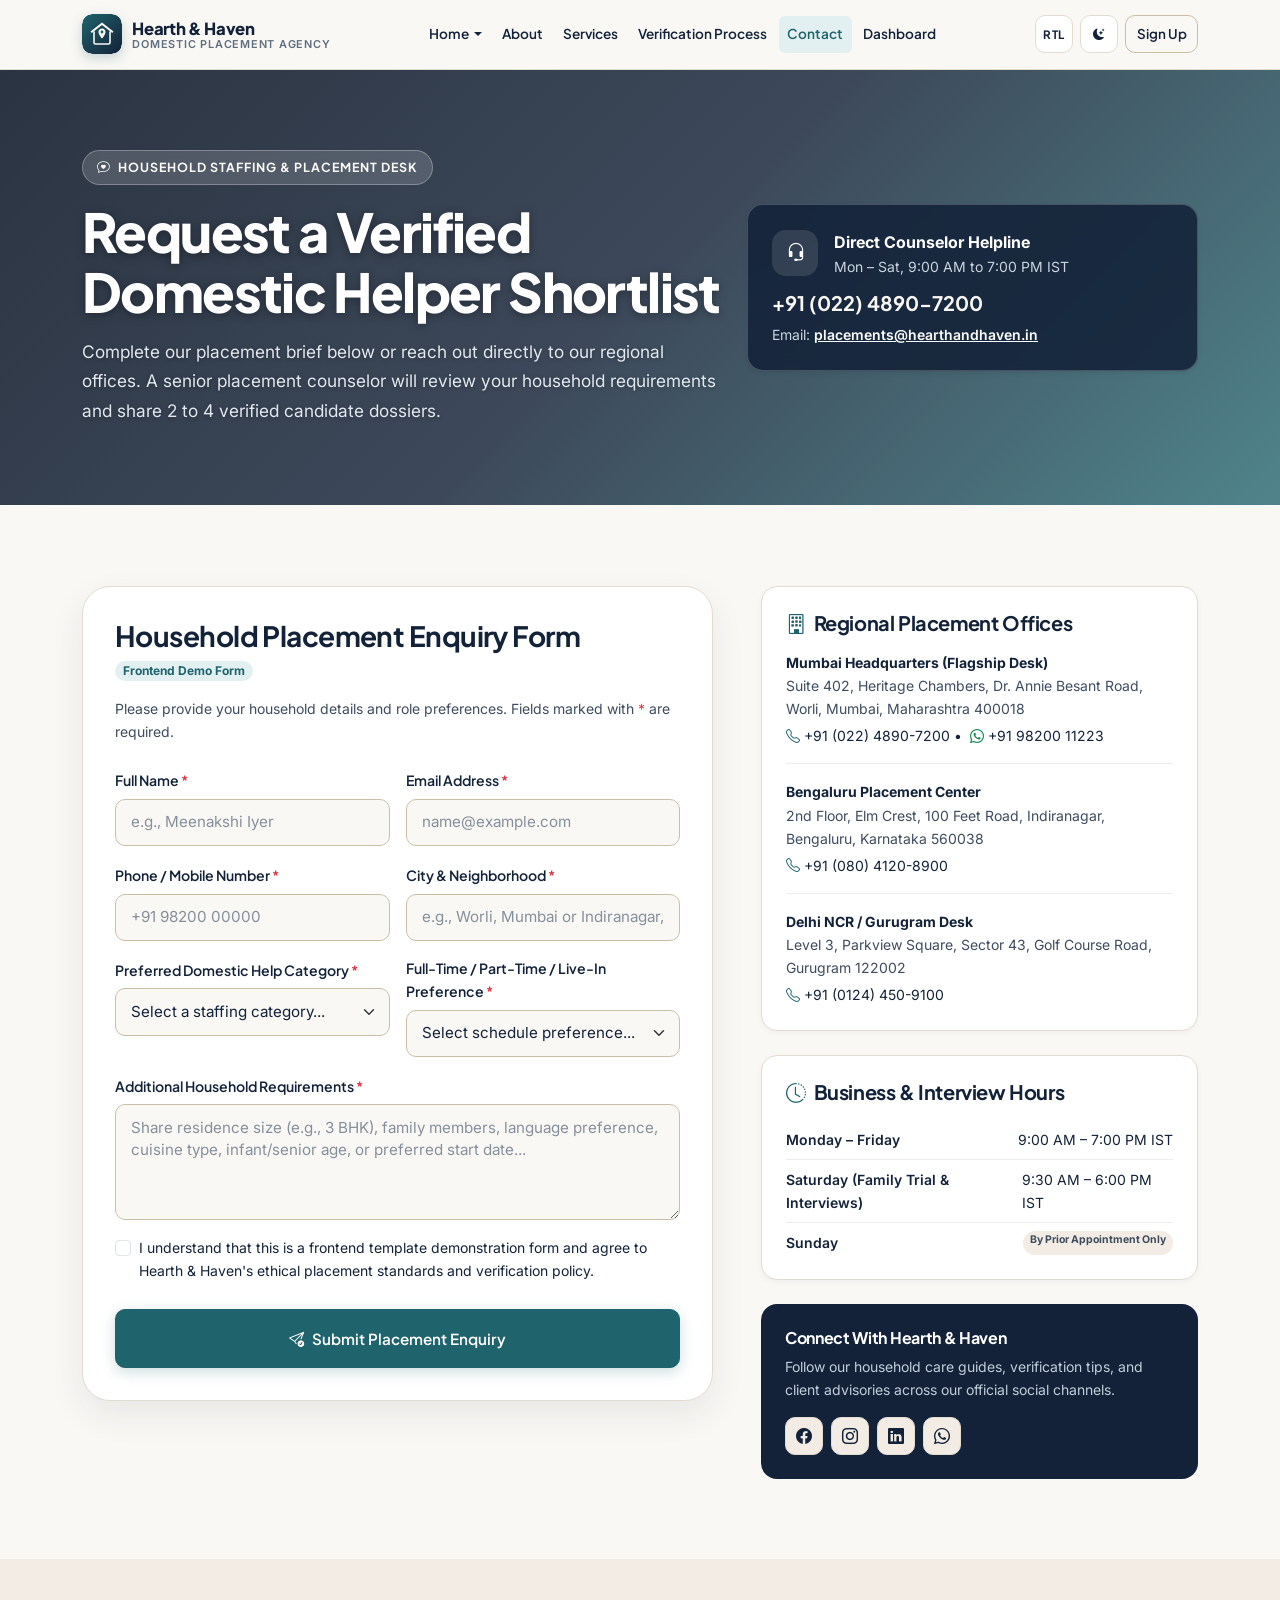
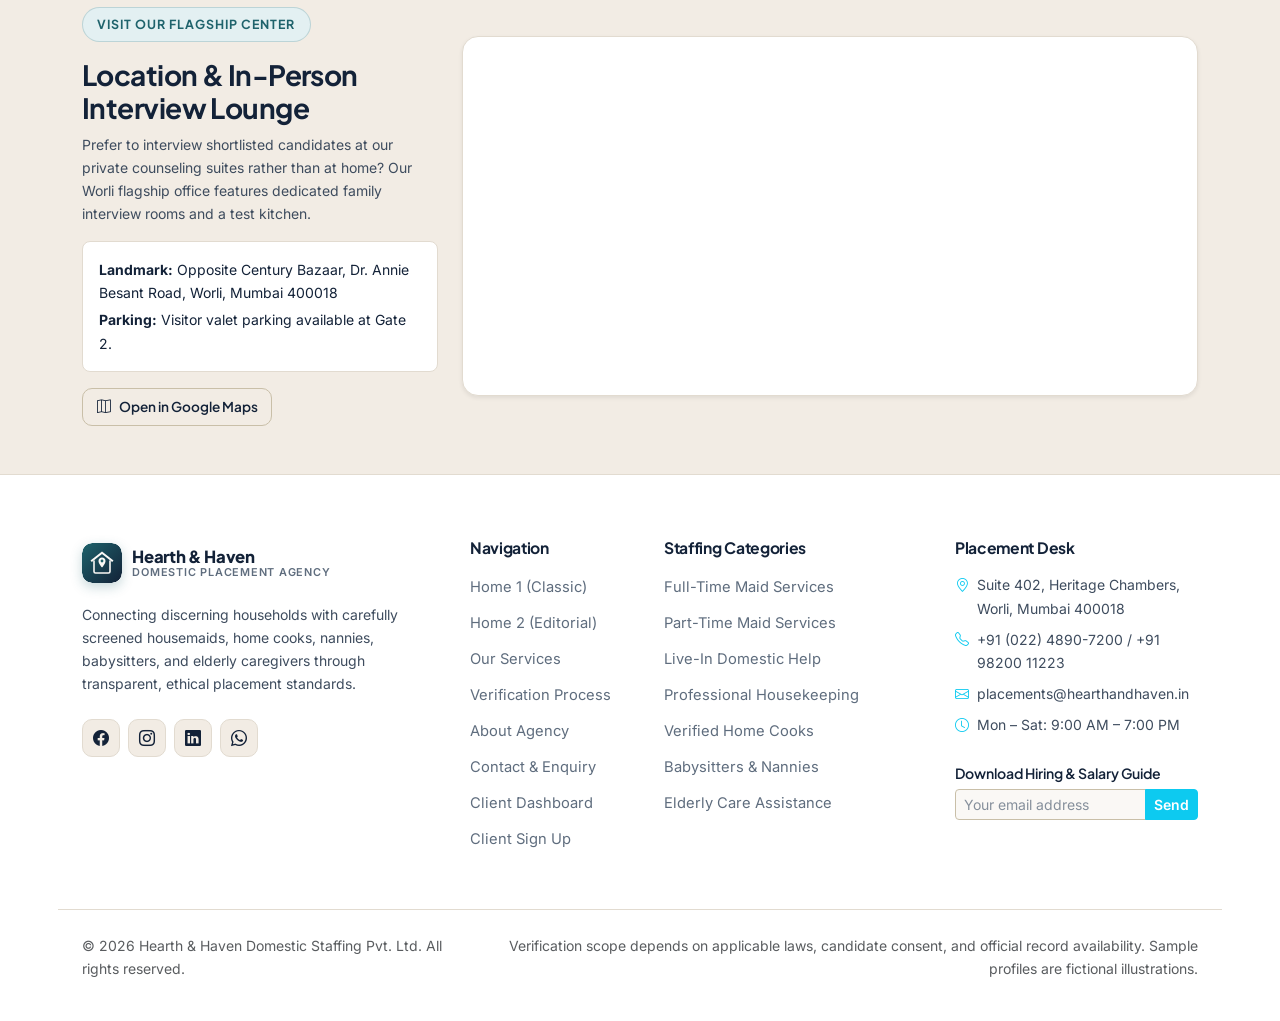
<file: contact.html>
<!DOCTYPE html>
<html lang="en" data-theme="light">
<head>
  <meta charset="UTF-8">
  <meta name="viewport" content="width=device-width, initial-scale=1.0">
  <title>Contact &amp; Find a Helper Enquiry | Hearth &amp; Haven Domestic Staffing</title>
  <meta name="description" content="Submit your household staffing enquiry to Hearth & Haven. Request verified full-time maids, part-time helpers, live-in domestic staff, home cooks, nannies, or elderly caregivers.">

  <!-- Pre-paint Theme & RTL Initialization -->
  <script>
    (function() {
      try {
        var saved = localStorage.getItem('hearth_haven_theme');
        if (saved === 'dark' || saved === 'light') {
          document.documentElement.setAttribute('data-theme', saved);
        }
        var savedDir = localStorage.getItem('hearth_haven_direction');
        if (savedDir === 'rtl' || savedDir === 'ltr') {
          document.documentElement.setAttribute('dir', savedDir);
        }
      } catch (e) {}
    })();
  </script>

  <!-- Favicon (Brand Icon) -->
  <link rel="icon" type="image/svg+xml" href="assets/images/favicon.svg">

  <!-- Google Fonts -->
  <link rel="preconnect" href="https://fonts.googleapis.com">
  <link rel="preconnect" href="https://fonts.gstatic.com" crossorigin>
  <link href="https://fonts.googleapis.com/css2?family=Inter:wght@400;500;600&family=Plus+Jakarta+Sans:wght@600;700;800&display=swap" rel="stylesheet">

  <!-- Bootstrap 5.3 CSS & Icons -->
  <link href="https://cdn.jsdelivr.net/npm/bootstrap@5.3.3/dist/css/bootstrap.min.css" rel="stylesheet">
  <link href="https://cdn.jsdelivr.net/npm/bootstrap-icons@1.11.3/font/bootstrap-icons.min.css" rel="stylesheet">

  <!-- Custom Design System -->
  <link rel="stylesheet" href="assets/css/style.css">
</head>
<body>

  <!-- ========================================================================
       MANDATORY STICKY NAVBAR
       ======================================================================== -->
  <header class="site-header">
    <nav class="navbar navbar-expand-xl site-navbar" aria-label="Main Navigation">
      <div class="container">
        <a class="navbar-brand-wrap" href="index.html">
          <span class="brand-mark"><img src="assets/images/favicon.svg" alt="Hearth &amp; Haven Logo" width="40" height="40"></span>
          <span class="brand-text">
            <span class="brand-name">Hearth &amp; Haven</span>
            <span class="brand-tagline">Domestic Placement Agency</span>
          </span>
        </a>

        <!-- Mobile Toggle on Small & 1024px Screens (RTL & Theme kept inside menu) -->
        <div class="d-flex align-items-center gap-2 d-xl-none">
          <button class="navbar-toggler-custom" type="button" data-bs-toggle="collapse" data-bs-target="#mainNavbarCollapse" aria-controls="mainNavbarCollapse" aria-expanded="false" aria-label="Toggle navigation">
            <i class="bi bi-list fs-4"></i>
          </button>
        </div>

        <div class="collapse navbar-collapse" id="mainNavbarCollapse">
          <ul class="navbar-nav mx-auto">
            <li class="nav-item dropdown">
              <a class="nav-link dropdown-toggle" href="#" id="homeDropdown" role="button" data-bs-toggle="dropdown" aria-expanded="false">
                Home
              </a>
              <ul class="dropdown-menu" aria-labelledby="homeDropdown">
                <li>
                  <a class="dropdown-item" href="index.html">
                    <span>Home 1 — Classic Agency</span>
                    <span class="dropdown-badge">Default</span>
                  </a>
                </li>
                <li>
                  <a class="dropdown-item" href="home-2.html">
                    <span>Home 2 — Editorial &amp; Finder</span>
                    <span class="dropdown-badge">Demo 2</span>
                  </a>
                </li>
              </ul>
            </li>
            <li class="nav-item">
              <a class="nav-link" href="about.html">About</a>
            </li>
            <li class="nav-item">
              <a class="nav-link" href="services.html">Services</a>
            </li>
            <li class="nav-item">
              <a class="nav-link" href="verification.html">Verification Process</a>
            </li>
            <li class="nav-item">
              <a class="nav-link active" href="contact.html">Contact</a>
            </li>
            <!-- Dashboard Menu beside Contact -->
            <li class="nav-item">
              <a class="nav-link" href="dashboard.html">Dashboard</a>
            </li>
          </ul>

          <!-- Right Actions on Desktop: RTL, Theme Toggle, Sign Up -->
          <div class="navbar-actions d-none d-xl-flex">
            <button type="button" class="rtl-toggle-btn" data-rtl-toggle aria-label="Toggle RTL direction" title="Toggle RTL direction">RTL</button>
            <button type="button" class="theme-toggle-btn" data-theme-toggle aria-label="Toggle color theme">
              <i class="bi bi-moon-stars-fill"></i>
            </button>
            <a href="signup.html" class="nav-signup-btn">Sign Up</a>
          </div>

          <!-- Mobile Hamburger Bottom Bar: RTL, Theme & Sign Up inside menu for Mobile & 1024px -->
          <div class="mobile-nav-actions d-xl-none mt-3 pt-3 d-flex align-items-center justify-content-between gap-2">
            <div class="d-flex align-items-center gap-2">
              <button type="button" class="rtl-toggle-btn" data-rtl-toggle aria-label="Toggle RTL direction" title="Toggle RTL direction">RTL</button>
              <button type="button" class="theme-toggle-btn" data-theme-toggle aria-label="Toggle color theme">
                <i class="bi bi-moon-stars-fill"></i>
              </button>
            </div>
            <a href="signup.html" class="nav-signup-btn flex-grow-1 text-center">Sign Up</a>
          </div>
        </div>
      </div>
    </nav>
  </header>

  <main>
    <!-- ======================================================================
         1. CONTACT INTRODUCTION HERO WITH RELATED BACKGROUND IMAGE & EDITORIAL OVERLAY
         ====================================================================== -->
    <section class="page-hero page-hero-banner" style="background-image: url('https://images.unsplash.com/photo-1556761175-5973dc0f32e7?auto=format&fit=crop&w=1800&q=80');">
      <div class="container">
        <div class="row align-items-center g-4 js-gsap-reveal">
          <div class="col-lg-7">
            <span class="eyebrow-badge">
              <i class="bi bi-chat-heart"></i>
              <span>Household Staffing &amp; Placement Desk</span>
            </span>
            <h1 class="display-hero mb-3">Request a Verified Domestic Helper Shortlist</h1>
            <p class="section-subtitle mb-0">
              Complete our placement brief below or reach out directly to our regional offices. A senior placement counselor will review your household requirements and share 2 to 4 verified candidate dossiers.
            </p>
          </div>
          <div class="col-lg-5">
            <div class="hero-summary-card p-4 rounded-4 shadow-sm">
              <div class="d-flex align-items-center gap-3 mb-2">
                <div class="category-icon-box mb-0" style="width: 46px; height: 46px; font-size: 1.2rem; background-color: rgba(255,255,255,0.12); color: #FFF;">
                  <i class="bi bi-headset"></i>
                </div>
                <div>
                  <div class="fw-bold text-white">Direct Counselor Helpline</div>
                  <div class="small" style="color: #CBD5E1;">Mon – Sat, 9:00 AM to 7:00 PM IST</div>
                </div>
              </div>
              <div class="fs-5 fw-bold mb-1" style="font-family: var(--font-heading); color: #FAF8F5;">+91 (022) 4890-7200</div>
              <div class="small" style="color: #CBD5E1;">Email: <a href="mailto:placements@hearthandhaven.in" class="fw-semibold text-white text-decoration-underline">placements@hearthandhaven.in</a></div>
            </div>
          </div>
        </div>
      </div>
    </section>

    <!-- ======================================================================
         2. ENQUIRY FORM & CONTACT DETAILS / BUSINESS HOURS
         ====================================================================== -->
    <section class="section-py" id="enquiry-form">
      <div class="container">
        <div class="row g-5">
          <!-- Left: Placement Enquiry Form -->
          <div class="col-lg-7 contact-form-col">
            <div class="form-card">
              <div class="d-flex flex-wrap justify-content-between align-items-center mb-3 gap-2">
                <h2 class="h3 mb-0">Household Placement Enquiry Form</h2>
                <span class="badge rounded-pill" style="background-color: var(--bg-teal-soft); color: var(--accent-teal);">Frontend Demo Form</span>
              </div>
              <p class="small mb-4">
                Please provide your household details and role preferences. Fields marked with <span class="text-danger">*</span> are required.
              </p>

              <form id="placementEnquiryForm" class="needs-validation" novalidate>
                <div class="row g-3">
                  <!-- Name -->
                  <div class="col-md-6">
                    <label for="contactName" class="form-label">Full Name <span class="text-danger">*</span></label>
                    <input type="text" id="contactName" name="name" class="form-control" placeholder="e.g., Meenakshi Iyer" required>
                    <div class="invalid-feedback">Please enter your full name.</div>
                  </div>

                  <!-- Email -->
                  <div class="col-md-6">
                    <label for="contactEmail" class="form-label">Email Address <span class="text-danger">*</span></label>
                    <input type="email" id="contactEmail" name="email" class="form-control" placeholder="name@example.com" required>
                    <div class="invalid-feedback">Please enter a valid email address.</div>
                  </div>

                  <!-- Phone Number -->
                  <div class="col-md-6">
                    <label for="contactPhone" class="form-label">Phone / Mobile Number <span class="text-danger">*</span></label>
                    <input type="tel" id="contactPhone" name="phone" class="form-control" placeholder="+91 98200 00000" pattern="[0-9+\-\s()]{8,16}" required>
                    <div class="invalid-feedback">Please enter a valid contact phone number.</div>
                  </div>

                  <!-- Location -->
                  <div class="col-md-6">
                    <label for="contactLocation" class="form-label">City &amp; Neighborhood <span class="text-danger">*</span></label>
                    <input type="text" id="contactLocation" name="location" class="form-control" placeholder="e.g., Worli, Mumbai or Indiranagar, Bengaluru" required>
                    <div class="invalid-feedback">Please specify your city and neighborhood.</div>
                  </div>

                  <!-- Preferred Domestic Help Category -->
                  <div class="col-md-6">
                    <label for="contactCategory" class="form-label">Preferred Domestic Help Category <span class="text-danger">*</span></label>
                    <select id="contactCategory" name="category" class="form-select" required>
                      <option value="" selected disabled>Select a staffing category...</option>
                      <option value="Full-Time Maid Services">Full-Time Maid Services</option>
                      <option value="Part-Time Maid Services">Part-Time Maid Services</option>
                      <option value="Live-In Domestic Help">Live-In Domestic Help</option>
                      <option value="Professional Housekeeping">Professional Housekeeping</option>
                      <option value="Home Cooks">Home Cooks</option>
                      <option value="Babysitters and Nannies">Babysitters and Nannies</option>
                      <option value="Elderly Care Assistance">Elderly Care Assistance</option>
                    </select>
                    <div class="invalid-feedback">Please select a domestic help category.</div>
                  </div>

                  <!-- Full-Time / Part-Time / Live-In Preference -->
                  <div class="col-md-6">
                    <label for="contactSchedule" class="form-label">Full-Time / Part-Time / Live-In Preference <span class="text-danger">*</span></label>
                    <select id="contactSchedule" name="schedule" class="form-select" required>
                      <option value="" selected disabled>Select schedule preference...</option>
                      <option value="Full-Time (Day Shift)">Full-Time (8–10 Hours Day Shift)</option>
                      <option value="Part-Time (Morning / Evening)">Part-Time (Morning / Evening Slot)</option>
                      <option value="Live-In (24-Hour Support)">Live-In (24-Hour Residential Support)</option>
                      <option value="12-Hour Night Shift (Care)">12-Hour Night Shift (Child / Senior Care)</option>
                    </select>
                    <div class="invalid-feedback">Please choose your preferred work arrangement.</div>
                  </div>

                  <!-- Additional Requirements -->
                  <div class="col-12">
                    <label for="contactRequirements" class="form-label">Additional Household Requirements <span class="text-danger">*</span></label>
                    <textarea id="contactRequirements" name="requirements" rows="4" class="form-control" placeholder="Share residence size (e.g., 3 BHK), family members, language preference, cuisine type, infant/senior age, or preferred start date..." required></textarea>
                    <div class="invalid-feedback">Please share brief details about your household requirements.</div>
                  </div>

                  <!-- Consent Checkbox -->
                  <div class="col-12">
                    <div class="form-check">
                      <input class="form-check-input" type="checkbox" id="contactConsent" required>
                      <label class="form-check-label small" for="contactConsent">
                        I understand that this is a frontend template demonstration form and agree to Hearth &amp; Haven's ethical placement standards and verification policy.
                      </label>
                      <div class="invalid-feedback">Please check this box to proceed.</div>
                    </div>
                  </div>

                  <div class="col-12 pt-2">
                    <button type="submit" class="btn-brand w-100 py-3">
                      <i class="bi bi-send-check"></i>
                      <span>Submit Placement Enquiry</span>
                    </button>
                  </div>
                </div>
              </form>

              <!-- Validation & Submission Feedback Container -->
              <div id="contactFormFeedback" aria-live="polite"></div>
            </div>
          </div>

          <!-- Right: Contact Details, Business Hours & Social Media Links -->
          <div class="col-lg-5 contact-info-col">
            <div class="d-flex flex-column gap-4">
              <!-- Office Contact Details Card -->
              <div class="p-4 rounded-4" style="background-color: var(--bg-surface); border: 1px solid var(--border-color); box-shadow: var(--shadow-xs);">
                <h3 class="h5 mb-3"><i class="bi bi-building me-2" style="color: var(--accent-teal);"></i>Regional Placement Offices</h3>

                <div class="mb-3 pb-3 border-bottom" style="border-color: var(--border-subtle) !important;">
                  <div class="fw-bold small" style="color: var(--text-primary);">Mumbai Headquarters (Flagship Desk)</div>
                  <p class="small mb-1">Suite 402, Heritage Chambers, Dr. Annie Besant Road, Worli, Mumbai, Maharashtra 400018</p>
                  <div class="small"><i class="bi bi-telephone me-1" style="color: var(--accent-teal);"></i>+91 (022) 4890-7200 • <i class="bi bi-whatsapp ms-1 me-1 text-success"></i>+91 98200 11223</div>
                </div>

                <div class="mb-3 pb-3 border-bottom" style="border-color: var(--border-subtle) !important;">
                  <div class="fw-bold small" style="color: var(--text-primary);">Bengaluru Placement Center</div>
                  <p class="small mb-1">2nd Floor, Elm Crest, 100 Feet Road, Indiranagar, Bengaluru, Karnataka 560038</p>
                  <div class="small"><i class="bi bi-telephone me-1" style="color: var(--accent-teal);"></i>+91 (080) 4120-8900</div>
                </div>

                <div>
                  <div class="fw-bold small" style="color: var(--text-primary);">Delhi NCR / Gurugram Desk</div>
                  <p class="small mb-1">Level 3, Parkview Square, Sector 43, Golf Course Road, Gurugram 122002</p>
                  <div class="small"><i class="bi bi-telephone me-1" style="color: var(--accent-teal);"></i>+91 (0124) 450-9100</div>
                </div>
              </div>

              <!-- Business Hours Card -->
              <div class="p-4 rounded-4" style="background-color: var(--bg-surface); border: 1px solid var(--border-color); box-shadow: var(--shadow-xs);">
                <h3 class="h5 mb-3"><i class="bi bi-clock-history me-2" style="color: var(--accent-teal);"></i>Business &amp; Interview Hours</h3>
                <ul class="list-unstyled small mb-0">
                  <li class="d-flex justify-content-between py-2 border-bottom" style="border-color: var(--border-subtle) !important;">
                    <span class="fw-semibold">Monday – Friday</span>
                    <span>9:00 AM – 7:00 PM IST</span>
                  </li>
                  <li class="d-flex justify-content-between py-2 border-bottom" style="border-color: var(--border-subtle) !important;">
                    <span class="fw-semibold">Saturday (Family Trial &amp; Interviews)</span>
                    <span>9:30 AM – 6:00 PM IST</span>
                  </li>
                  <li class="d-flex justify-content-between pt-2">
                    <span class="fw-semibold">Sunday</span>
                    <span class="badge rounded-pill" style="background-color: var(--bg-secondary); color: var(--text-secondary);">By Prior Appointment Only</span>
                  </li>
                </ul>
              </div>

              <!-- Social Media & Direct Channels Card -->
              <div class="p-4 rounded-4" style="background-color: var(--bg-navy); color: #FAF8F5;">
                <h3 class="h6 text-white mb-2">Connect With Hearth &amp; Haven</h3>
                <p class="small mb-3" style="color: #C2CEDC;">
                  Follow our household care guides, verification tips, and client advisories across our official social channels.
                </p>
                <div class="d-flex gap-2">
                  <a href="https://facebook.com" target="_blank" rel="noopener noreferrer" class="social-icon-link" aria-label="Facebook"><i class="bi bi-facebook"></i></a>
                  <a href="https://instagram.com" target="_blank" rel="noopener noreferrer" class="social-icon-link" aria-label="Instagram"><i class="bi bi-instagram"></i></a>
                  <a href="https://linkedin.com" target="_blank" rel="noopener noreferrer" class="social-icon-link" aria-label="LinkedIn"><i class="bi bi-linkedin"></i></a>
                  <a href="https://wa.me/919820011223" target="_blank" rel="noopener noreferrer" class="social-icon-link" aria-label="WhatsApp"><i class="bi bi-whatsapp"></i></a>
                </div>
              </div>
            </div>
          </div>
        </div>
      </div>
    </section>

    <!-- ======================================================================
         3. MAP / LOCATION SECTION
         ====================================================================== -->
    <section class="section-py-sm bg-ivory-alt">
      <div class="container">
        <div class="row align-items-center g-4">
          <div class="col-lg-4 contact-office-col">
            <span class="eyebrow-badge">Visit Our Flagship Center</span>
            <h2 class="h3 mb-2">Location &amp; In-Person Interview Lounge</h2>
            <p class="small mb-3">
              Prefer to interview shortlisted candidates at our private counseling suites rather than at home? Our Worli flagship office features dedicated family interview rooms and a test kitchen.
            </p>
            <div class="p-3 rounded-3 small mb-3" style="background-color: var(--bg-surface); border: 1px solid var(--border-color);">
              <div><strong>Landmark:</strong> Opposite Century Bazaar, Dr. Annie Besant Road, Worli, Mumbai 400018</div>
              <div class="mt-1"><strong>Parking:</strong> Visitor valet parking available at Gate 2.</div>
            </div>
            <a href="https://maps.google.com/?q=Worli+Mumbai" target="_blank" rel="noopener noreferrer" class="btn-outline-brand btn-sm">
              <i class="bi bi-map"></i>
              <span>Open in Google Maps</span>
            </a>
          </div>
          <div class="col-lg-8 contact-map-col">
            <div class="rounded-4 overflow-hidden shadow-sm" style="border: 1px solid var(--border-color); height: 360px; background-color: var(--bg-surface);">
              <iframe
                title="Hearth and Haven Flagship Office Map Location in Worli Mumbai"
                src="https://www.openstreetmap.org/export/embed.html?bbox=72.8110%2C18.9950%2C72.8290%2C19.0150&amp;layer=mapnik&amp;marker=19.0050%2C72.8200"
                style="width: 100%; height: 100%; border: 0;"
                loading="lazy">
              </iframe>
            </div>
          </div>
        </div>
      </div>
    </section>
  </main>

  <!-- ========================================================================
       PROFESSIONAL MULTI-COLUMN FOOTER
       ======================================================================== -->
  <footer class="site-footer">
    <div class="container">
      <div class="row g-5 pb-5 border-bottom footer-divider">
        <div class="col-lg-4">
          <a class="navbar-brand-wrap mb-3" href="index.html">
            <span class="brand-mark"><img src="assets/images/favicon.svg" alt="Hearth &amp; Haven Logo" width="40" height="40"></span>
            <span class="brand-text">
              <span class="brand-name footer-brand-title">Hearth &amp; Haven</span>
              <span class="brand-tagline footer-brand-subtitle">Domestic Placement Agency</span>
            </span>
          </a>
          <p class="small mb-4 footer-text-secondary">
            Connecting discerning households with carefully screened housemaids, home cooks, nannies, babysitters, and elderly caregivers through transparent, ethical placement standards.
          </p>
          <div class="d-flex gap-2">
            <a href="https://facebook.com" target="_blank" rel="noopener noreferrer" class="social-icon-link" aria-label="Facebook"><i class="bi bi-facebook"></i></a>
            <a href="https://instagram.com" target="_blank" rel="noopener noreferrer" class="social-icon-link" aria-label="Instagram"><i class="bi bi-instagram"></i></a>
            <a href="https://linkedin.com" target="_blank" rel="noopener noreferrer" class="social-icon-link" aria-label="LinkedIn"><i class="bi bi-linkedin"></i></a>
            <a href="https://wa.me/919820011223" target="_blank" rel="noopener noreferrer" class="social-icon-link" aria-label="WhatsApp"><i class="bi bi-whatsapp"></i></a>
          </div>
        </div>

        <div class="col-6 col-md-4 col-lg-2">
          <h5>Navigation</h5>
          <ul class="footer-links">
            <li><a href="index.html">Home 1 (Classic)</a></li>
            <li><a href="home-2.html">Home 2 (Editorial)</a></li>
            <li><a href="services.html">Our Services</a></li>
            <li><a href="verification.html">Verification Process</a></li>
            <li><a href="about.html">About Agency</a></li>
            <li><a href="contact.html">Contact &amp; Enquiry</a></li>
            <li><a href="dashboard.html">Client Dashboard</a></li>
            <li><a href="signup.html">Client Sign Up</a></li>
          </ul>
        </div>

        <div class="col-6 col-md-4 col-lg-3">
          <h5>Staffing Categories</h5>
          <ul class="footer-links">
            <li><a href="services.html#full-time-maid">Full-Time Maid Services</a></li>
            <li><a href="services.html#part-time-maid">Part-Time Maid Services</a></li>
            <li><a href="services.html#live-in-help">Live-In Domestic Help</a></li>
            <li><a href="services.html#housekeeping">Professional Housekeeping</a></li>
            <li><a href="services.html#home-cooks">Verified Home Cooks</a></li>
            <li><a href="services.html#babysitters-nannies">Babysitters &amp; Nannies</a></li>
            <li><a href="services.html#elderly-care">Elderly Care Assistance</a></li>
          </ul>
        </div>

        <div class="col-md-4 col-lg-3">
          <h5>Placement Desk</h5>
          <ul class="list-unstyled small mb-4 footer-text-secondary">
            <li class="mb-2 d-flex gap-2">
              <i class="bi bi-geo-alt text-info"></i>
              <span>Suite 402, Heritage Chambers, Worli, Mumbai 400018</span>
            </li>
            <li class="mb-2 d-flex gap-2">
              <i class="bi bi-telephone text-info"></i>
              <span>+91 (022) 4890-7200 / +91 98200 11223</span>
            </li>
            <li class="mb-2 d-flex gap-2">
              <i class="bi bi-envelope text-info"></i>
              <span>placements@hearthandhaven.in</span>
            </li>
            <li class="d-flex gap-2">
              <i class="bi bi-clock text-info"></i>
              <span>Mon – Sat: 9:00 AM – 7:00 PM</span>
            </li>
          </ul>

          <form class="js-newsletter-form" novalidate>
            <label for="footerEmail6" class="form-label footer-brand-title small mb-1">Download Hiring &amp; Salary Guide</label>
            <div class="input-group input-group-sm">
              <input type="email" id="footerEmail6" class="form-control footer-input" placeholder="Your email address" required>
              <button class="btn btn-info text-white fw-semibold" type="submit">Send</button>
            </div>
            <div class="js-newsletter-msg mt-1"></div>
          </form>
        </div>
      </div>

      <div class="pt-4 d-flex flex-column flex-md-row justify-content-between align-items-center gap-3 small text-muted">
        <div>
          &copy; 2026 Hearth &amp; Haven Domestic Staffing Pvt. Ltd. All rights reserved.
        </div>
        <div class="text-md-end">
          Verification scope depends on applicable laws, candidate consent, and official record availability. Sample profiles are fictional illustrations.
        </div>
      </div>
    </div>
  </footer>

  <button type="button" id="backToTopBtn" class="back-to-top-btn" aria-label="Back to top">
    <i class="bi bi-arrow-up"></i>
  </button>

  <script src="https://cdn.jsdelivr.net/npm/bootstrap@5.3.3/dist/js/bootstrap.bundle.min.js"></script>
  <script src="https://cdnjs.cloudflare.com/ajax/libs/gsap/3.12.5/gsap.min.js"></script>
  <script src="assets/js/main.js"></script>
</body>
</html>
</file>
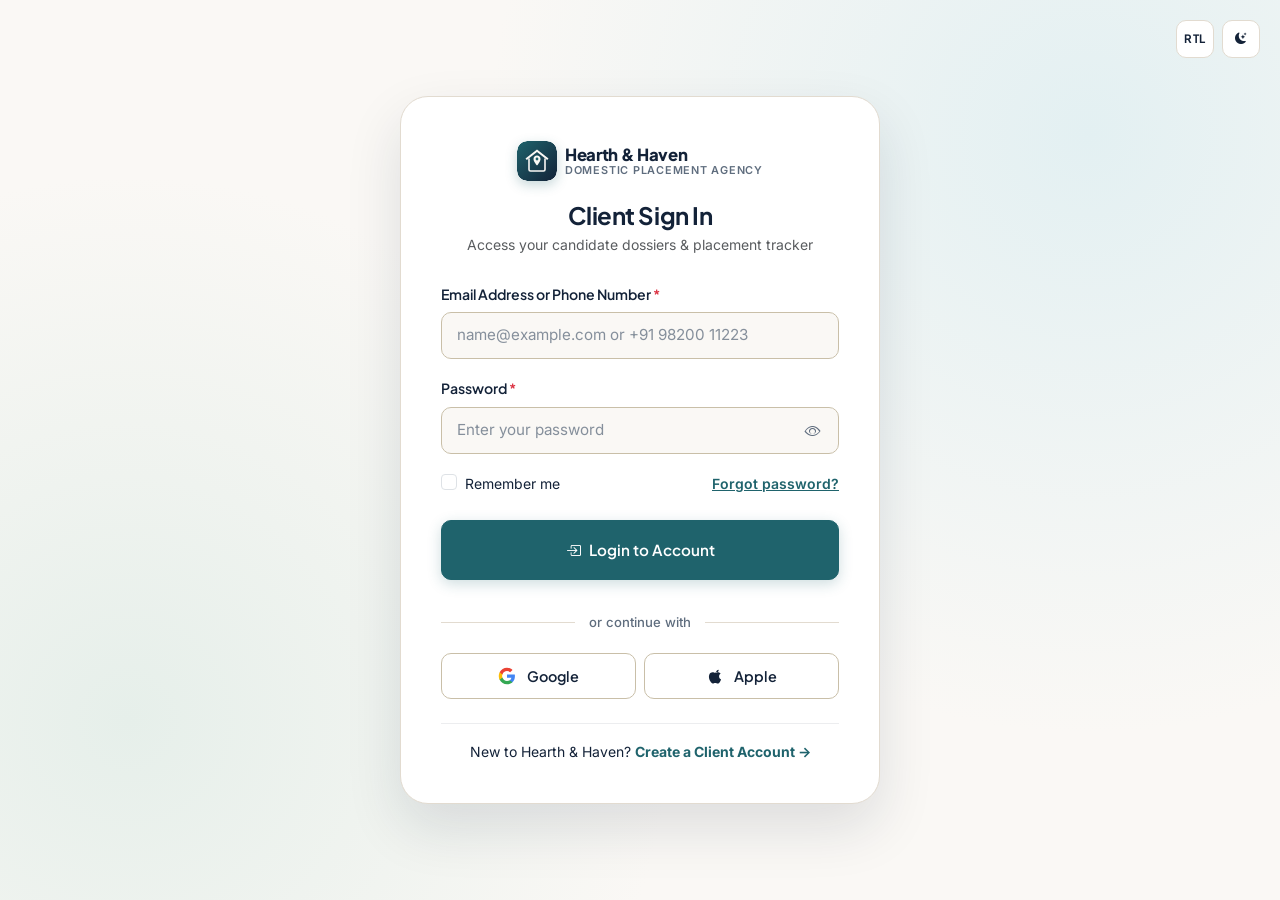
<file: login.html>
<!DOCTYPE html>
<html lang="en" data-theme="light">
<head>
  <meta charset="UTF-8">
  <meta name="viewport" content="width=device-width, initial-scale=1.0">
  <title>Client Login | Hearth &amp; Haven Domestic Staffing</title>
  <meta name="description" content="Log in to your Hearth & Haven client account to review shortlisted candidate dossiers and placement enquiries.">

  <!-- Pre-paint Theme & RTL Initialization -->
  <script>
    (function () {
      try {
        var saved = localStorage.getItem('hearth_haven_theme');
        if (saved === 'dark' || saved === 'light') {
          document.documentElement.setAttribute('data-theme', saved);
        }
        var savedDir = localStorage.getItem('hearth_haven_direction');
        if (savedDir === 'rtl' || savedDir === 'ltr') {
          document.documentElement.setAttribute('dir', savedDir);
        }
      } catch (e) { }
    })();
  </script>

  <!-- Favicon (Brand Icon) -->
  <link rel="icon" type="image/svg+xml" href="assets/images/favicon.svg">

  <!-- Google Fonts -->
  <link rel="preconnect" href="https://fonts.googleapis.com">
  <link rel="preconnect" href="https://fonts.gstatic.com" crossorigin>
  <link href="https://fonts.googleapis.com/css2?family=Inter:wght@400;500;600&family=Plus+Jakarta+Sans:wght@600;700;800&display=swap" rel="stylesheet">

  <!-- Bootstrap 5.3 CSS & Icons -->
  <link href="https://cdn.jsdelivr.net/npm/bootstrap@5.3.3/dist/css/bootstrap.min.css" rel="stylesheet">
  <link href="https://cdn.jsdelivr.net/npm/bootstrap-icons@1.11.3/font/bootstrap-icons.min.css" rel="stylesheet">

  <!-- Custom Design System -->
  <link rel="stylesheet" href="assets/css/style.css">
</head>
<body>

  <!-- Floating Controls Top Right (RTL & Theme) -->
  <div class="auth-floating-controls">
    <button type="button" class="rtl-toggle-btn" data-rtl-toggle aria-label="Toggle RTL direction" title="Toggle RTL direction">RTL</button>
    <button type="button" class="theme-toggle-btn" data-theme-toggle aria-label="Toggle color theme">
      <i class="bi bi-moon-stars-fill"></i>
    </button>
  </div>

  <main class="auth-page-wrapper">
    <!-- Center-Aligned Auth Card -->
    <div class="auth-card-centered js-gsap-reveal">
      <!-- Brandname inside box in top center -->
      <div class="text-center mb-4">
        <a class="navbar-brand-wrap d-inline-flex align-items-center gap-2 mb-3" href="index.html">
          <span class="brand-mark"><img src="assets/images/favicon.svg" alt="Hearth &amp; Haven Logo" width="40" height="40"></span>
          <span class="brand-text text-start">
            <span class="brand-name">Hearth &amp; Haven</span>
            <span class="brand-tagline">Domestic Placement Agency</span>
          </span>
        </a>
        <h1 class="h4 mb-1">Client Sign In</h1>
        <p class="small text-muted mb-0">Access your candidate dossiers &amp; placement tracker</p>
      </div>

      <!-- Login Form with Inputs in Separate Lines -->
      <form id="clientLoginForm" class="needs-validation" novalidate>
        <!-- Line 1: Email or Phone Number -->
        <div class="mb-3">
          <label for="loginIdentity" class="form-label">Email Address or Phone Number <span class="text-danger">*</span></label>
          <input type="text" id="loginIdentity" name="identity" class="form-control" placeholder="name@example.com or +91 98200 11223" required>
          <div class="invalid-feedback">Please enter your registered email address or phone number.</div>
        </div>

        <!-- Line 2: Password with Visibility Toggle -->
        <div class="mb-3">
          <label for="loginPassword" class="form-label">Password <span class="text-danger">*</span></label>
          <div class="password-field-wrapper">
            <input type="password" id="loginPassword" name="password" class="form-control pe-5" placeholder="Enter your password" minlength="6" required>
            <button type="button" class="password-toggle-btn" data-toggle-password="loginPassword" aria-label="Show password">
              <i class="bi bi-eye"></i>
            </button>
            <div class="invalid-feedback">Please enter your password (minimum 6 characters).</div>
          </div>
        </div>

        <!-- Line 3: Remember Me & Forgot Password in Same Line -->
        <div class="d-flex justify-content-between align-items-center mb-4">
          <div class="form-check mb-0">
            <input class="form-check-input" type="checkbox" id="rememberMe">
            <label class="form-check-label small" for="rememberMe">
              Remember me
            </label>
          </div>
          <a href="#" class="small fw-semibold text-decoration-underline" data-bs-toggle="modal" data-bs-target="#forgotPasswordModal">Forgot password?</a>
        </div>

        <!-- Line 4: Submit Button -->
        <button type="submit" class="btn-brand w-100 py-3 mb-2">
          <i class="bi bi-box-arrow-in-right"></i>
          <span>Login to Account</span>
        </button>

        <!-- Feedback Container -->
        <div id="loginFeedback" aria-live="polite"></div>

        <!-- Social Icons in Bottom: Google & Apple -->
        <div class="auth-divider">
          <span>or continue with</span>
        </div>

        <div class="row g-2 mb-4">
          <div class="col-6">
            <button type="button" class="btn-social">
              <svg width="18" height="18" viewBox="0 0 24 24" aria-hidden="true">
                <path fill="#4285F4" d="M22.56 12.25c0-.78-.07-1.53-.2-2.25H12v4.26h5.92c-.26 1.37-1.04 2.53-2.21 3.31v2.77h3.57c2.08-1.92 3.28-4.74 3.28-8.09z"/>
                <path fill="#34A853" d="M12 23c2.97 0 5.46-.98 7.28-2.66l-3.57-2.77c-.98.66-2.23 1.06-3.71 1.06-2.86 0-5.29-1.93-6.16-4.53H2.18v2.84C3.99 20.53 7.7 23 12 23z"/>
                <path fill="#FBBC05" d="M5.84 14.09c-.22-.66-.35-1.36-.35-2.09s.13-1.43.35-2.09V7.06H2.18C1.43 8.55 1 10.22 1 12s.43 3.45 1.18 4.94l2.85-2.22.81-.63z"/>
                <path fill="#EA4335" d="M12 5.38c1.62 0 3.06.56 4.21 1.64l3.15-3.15C17.45 2.09 14.97 1 12 1 7.7 1 3.99 3.47 2.18 7.06l3.66 2.84c.87-2.6 3.3-4.52 6.16-4.52z"/>
              </svg>
              <span>Google</span>
            </button>
          </div>
          <div class="col-6">
            <button type="button" class="btn-social">
              <svg width="18" height="18" viewBox="0 0 24 24" fill="currentColor" aria-hidden="true">
                <path d="M18.71 19.5c-.83 1.24-1.71 2.45-3.05 2.47-1.34.03-1.77-.79-3.29-.79-1.53 0-2 .77-3.27.82-1.31.05-2.3-1.32-3.14-2.53C4.25 17 2.94 12.45 4.7 9.39c.87-1.52 2.43-2.48 4.12-2.51 1.28-.02 2.5.87 3.29.87.78 0 2.26-1.07 3.81-.91.65.03 2.47.26 3.64 1.98-.09.06-2.17 1.28-2.15 3.81.03 3.02 2.65 4.03 2.68 4.04-.03.07-.42 1.44-1.38 2.83M15.97 6.37c.62-.75 1.04-1.8 0.92-2.85-.9.04-2 .6-2.65 1.35-.58.66-1.08 1.73-.95 2.76 1 .08 2.05-.51 2.68-1.26z"/>
              </svg>
              <span>Apple</span>
            </button>
          </div>
        </div>

        <!-- Link to Sign Up -->
        <div class="text-center pt-3 border-top small" style="border-color: var(--border-subtle) !important;">
          New to Hearth &amp; Haven? <a href="signup.html" class="fw-bold">Create a Client Account &rarr;</a>
        </div>
      </form>
    </div>
  </main>

  <!-- Forgot Password Modal -->
  <div class="modal fade" id="forgotPasswordModal" tabindex="-1" aria-labelledby="forgotPasswordModalLabel" aria-hidden="true">
    <div class="modal-dialog modal-dialog-centered">
      <div class="modal-content">
        <div class="modal-header">
          <h3 class="modal-title h5" id="forgotPasswordModalLabel">Reset Your Client Password</h3>
          <button type="button" class="btn-close" data-bs-dismiss="modal" aria-label="Close"></button>
        </div>
        <div class="modal-body p-4">
          <p class="small mb-3">Enter your registered email address or mobile number and we will simulate sending a password reset link (Frontend Demo).</p>
          <form id="forgotPasswordForm" class="needs-validation" novalidate>
            <div class="mb-3">
              <label for="resetEmailInput" class="form-label">Registered Email or Mobile Number</label>
              <input type="text" id="resetEmailInput" class="form-control" placeholder="name@example.com" required>
              <div class="invalid-feedback">Please enter your registered email or phone number.</div>
            </div>
            <button type="submit" class="btn-brand w-100">Send Reset Instructions</button>
          </form>
          <div id="forgotPasswordFeedback" aria-live="polite"></div>
        </div>
      </div>
    </div>
  </div>

  <!-- Scripts -->
  <script src="https://cdn.jsdelivr.net/npm/bootstrap@5.3.3/dist/js/bootstrap.bundle.min.js"></script>
  <script src="https://cdnjs.cloudflare.com/ajax/libs/gsap/3.12.5/gsap.min.js"></script>
  <script src="assets/js/main.js"></script>
</body>
</html>
</file>
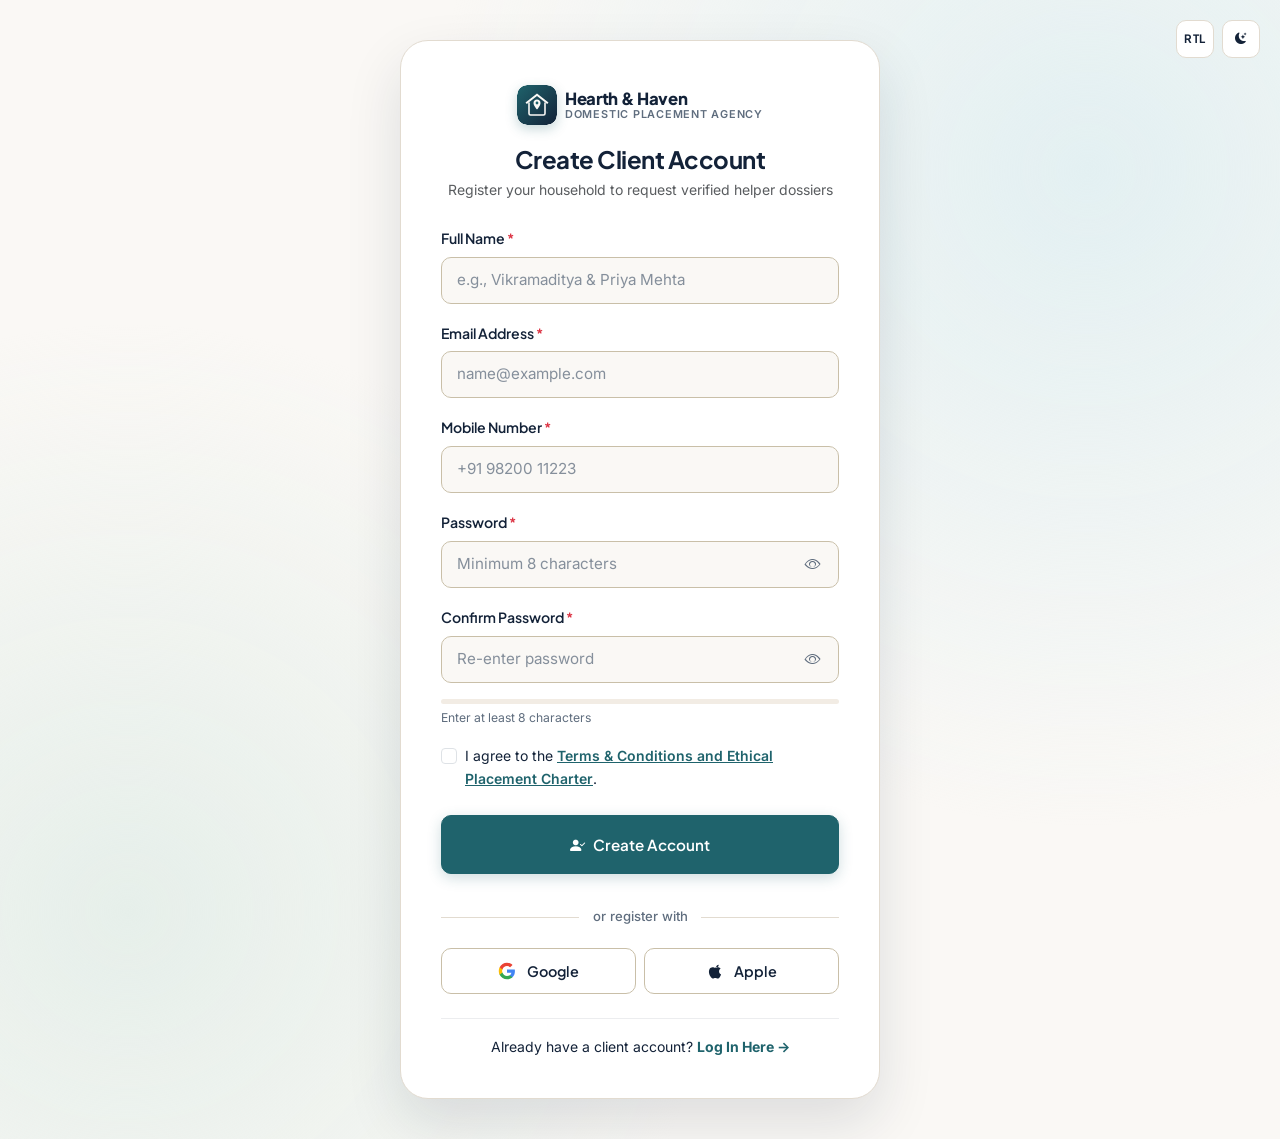
<file: signup.html>
<!DOCTYPE html>
<html lang="en" data-theme="light">
<head>
  <meta charset="UTF-8">
  <meta name="viewport" content="width=device-width, initial-scale=1.0">
  <title>Client Sign Up | Hearth &amp; Haven Domestic Staffing</title>
  <meta name="description" content="Create your Hearth & Haven client account to request verified domestic helpers, review candidate verification dossiers, and schedule home trials.">

  <!-- Pre-paint Theme & RTL Initialization -->
  <script>
    (function () {
      try {
        var saved = localStorage.getItem('hearth_haven_theme');
        if (saved === 'dark' || saved === 'light') {
          document.documentElement.setAttribute('data-theme', saved);
        }
        var savedDir = localStorage.getItem('hearth_haven_direction');
        if (savedDir === 'rtl' || savedDir === 'ltr') {
          document.documentElement.setAttribute('dir', savedDir);
        }
      } catch (e) { }
    })();
  </script>

  <!-- Favicon (Brand Icon) -->
  <link rel="icon" type="image/svg+xml" href="assets/images/favicon.svg">

  <!-- Google Fonts -->
  <link rel="preconnect" href="https://fonts.googleapis.com">
  <link rel="preconnect" href="https://fonts.gstatic.com" crossorigin>
  <link href="https://fonts.googleapis.com/css2?family=Inter:wght@400;500;600&family=Plus+Jakarta+Sans:wght@600;700;800&display=swap" rel="stylesheet">

  <!-- Bootstrap 5.3 CSS & Icons -->
  <link href="https://cdn.jsdelivr.net/npm/bootstrap@5.3.3/dist/css/bootstrap.min.css" rel="stylesheet">
  <link href="https://cdn.jsdelivr.net/npm/bootstrap-icons@1.11.3/font/bootstrap-icons.min.css" rel="stylesheet">

  <!-- Custom Design System -->
  <link rel="stylesheet" href="assets/css/style.css">
</head>
<body>

  <!-- Floating Controls Top Right (RTL & Theme) -->
  <div class="auth-floating-controls">
    <button type="button" class="rtl-toggle-btn" data-rtl-toggle aria-label="Toggle RTL direction" title="Toggle RTL direction">RTL</button>
    <button type="button" class="theme-toggle-btn" data-theme-toggle aria-label="Toggle color theme">
      <i class="bi bi-moon-stars-fill"></i>
    </button>
  </div>

  <main class="auth-page-wrapper">
    <!-- Center-Aligned Auth Card -->
    <div class="auth-card-centered js-gsap-reveal" style="max-width: 520px;">
      <!-- Brandname inside box in top center -->
      <div class="text-center mb-4">
        <a class="navbar-brand-wrap d-inline-flex align-items-center gap-2 mb-3" href="index.html">
          <span class="brand-mark"><img src="assets/images/favicon.svg" alt="Hearth &amp; Haven Logo" width="40" height="40"></span>
          <span class="brand-text text-start">
            <span class="brand-name">Hearth &amp; Haven</span>
            <span class="brand-tagline">Domestic Placement Agency</span>
          </span>
        </a>
        <h1 class="h4 mb-1">Create Client Account</h1>
        <p class="small text-muted mb-0">Register your household to request verified helper dossiers</p>
      </div>

      <!-- Registration Form with Inputs in Separate Lines -->
      <form id="clientSignupForm" class="needs-validation" novalidate>
        <!-- Line 1: Full Name -->
        <div class="mb-3">
          <label for="signupFullName" class="form-label">Full Name <span class="text-danger">*</span></label>
          <input type="text" id="signupFullName" name="fullName" class="form-control" placeholder="e.g., Vikramaditya &amp; Priya Mehta" required>
          <div class="invalid-feedback">Please enter your full name.</div>
        </div>

        <!-- Line 2: Email Address -->
        <div class="mb-3">
          <label for="signupEmail" class="form-label">Email Address <span class="text-danger">*</span></label>
          <input type="email" id="signupEmail" name="email" class="form-control" placeholder="name@example.com" required>
          <div class="invalid-feedback">Please enter a valid email address.</div>
        </div>

        <!-- Line 3: Mobile Number -->
        <div class="mb-3">
          <label for="signupMobile" class="form-label">Mobile Number <span class="text-danger">*</span></label>
          <input type="tel" id="signupMobile" name="mobile" class="form-control" placeholder="+91 98200 11223" pattern="[0-9+\-\s()]{8,16}" required>
          <div class="invalid-feedback">Please enter a valid mobile number.</div>
        </div>

        <!-- Line 4: Password -->
        <div class="mb-3">
          <label for="signupPassword" class="form-label">Password <span class="text-danger">*</span></label>
          <div class="password-field-wrapper">
            <input type="password" id="signupPassword" name="password" class="form-control pe-5" placeholder="Minimum 8 characters" minlength="8" required>
            <button type="button" class="password-toggle-btn" data-toggle-password="signupPassword" aria-label="Show password">
              <i class="bi bi-eye"></i>
            </button>
            <div class="invalid-feedback">Password must be at least 8 characters long.</div>
          </div>
        </div>

        <!-- Line 5: Confirm Password -->
        <div class="mb-3">
          <label for="signupConfirmPassword" class="form-label">Confirm Password <span class="text-danger">*</span></label>
          <div class="password-field-wrapper">
            <input type="password" id="signupConfirmPassword" name="confirmPassword" class="form-control pe-5" placeholder="Re-enter password" minlength="8" required>
            <button type="button" class="password-toggle-btn" data-toggle-password="signupConfirmPassword" aria-label="Show confirm password">
              <i class="bi bi-eye"></i>
            </button>
            <div class="invalid-feedback" id="confirmPasswordFeedback">Please confirm your password.</div>
          </div>
        </div>

        <!-- Line 6: Password Strength Indicator -->
        <div class="mb-3">
          <div class="progress" style="height: 5px; background-color: var(--bg-secondary);">
            <div id="passwordStrengthBar" class="progress-bar bg-secondary" role="progressbar" style="width: 0%;" aria-label="Password strength"></div>
          </div>
          <div id="passwordStrengthText" class="small mt-1" style="font-size: 0.76rem; color: var(--text-muted);">Enter at least 8 characters</div>
        </div>

        <!-- Line 7: Terms & Conditions Acceptance -->
        <div class="mb-4">
          <div class="form-check">
            <input class="form-check-input" type="checkbox" id="signupTerms" required>
            <label class="form-check-label small" for="signupTerms">
              I agree to the <a href="#" data-bs-toggle="modal" data-bs-target="#termsPolicyModal" class="fw-semibold text-decoration-underline">Terms &amp; Conditions and Ethical Placement Charter</a>.
            </label>
            <div class="invalid-feedback">You must accept the Terms &amp; Conditions to create an account.</div>
          </div>
        </div>

        <!-- Line 8: Submit Button -->
        <button type="submit" class="btn-brand w-100 py-3 mb-2">
          <i class="bi bi-person-check-fill"></i>
          <span>Create Account</span>
        </button>

        <!-- Feedback Container -->
        <div id="signupFeedback" aria-live="polite"></div>

        <!-- Social Icons in Bottom: Google & Apple -->
        <div class="auth-divider">
          <span>or register with</span>
        </div>

        <div class="row g-2 mb-4">
          <div class="col-6">
            <button type="button" class="btn-social">
              <svg width="18" height="18" viewBox="0 0 24 24" aria-hidden="true">
                <path fill="#4285F4" d="M22.56 12.25c0-.78-.07-1.53-.2-2.25H12v4.26h5.92c-.26 1.37-1.04 2.53-2.21 3.31v2.77h3.57c2.08-1.92 3.28-4.74 3.28-8.09z"/>
                <path fill="#34A853" d="M12 23c2.97 0 5.46-.98 7.28-2.66l-3.57-2.77c-.98.66-2.23 1.06-3.71 1.06-2.86 0-5.29-1.93-6.16-4.53H2.18v2.84C3.99 20.53 7.7 23 12 23z"/>
                <path fill="#FBBC05" d="M5.84 14.09c-.22-.66-.35-1.36-.35-2.09s.13-1.43.35-2.09V7.06H2.18C1.43 8.55 1 10.22 1 12s.43 3.45 1.18 4.94l2.85-2.22.81-.63z"/>
                <path fill="#EA4335" d="M12 5.38c1.62 0 3.06.56 4.21 1.64l3.15-3.15C17.45 2.09 14.97 1 12 1 7.7 1 3.99 3.47 2.18 7.06l3.66 2.84c.87-2.6 3.3-4.52 6.16-4.52z"/>
              </svg>
              <span>Google</span>
            </button>
          </div>
          <div class="col-6">
            <button type="button" class="btn-social">
              <svg width="18" height="18" viewBox="0 0 24 24" fill="currentColor" aria-hidden="true">
                <path d="M18.71 19.5c-.83 1.24-1.71 2.45-3.05 2.47-1.34.03-1.77-.79-3.29-.79-1.53 0-2 .77-3.27.82-1.31.05-2.3-1.32-3.14-2.53C4.25 17 2.94 12.45 4.7 9.39c.87-1.52 2.43-2.48 4.12-2.51 1.28-.02 2.5.87 3.29.87.78 0 2.26-1.07 3.81-.91.65.03 2.47.26 3.64 1.98-.09.06-2.17 1.28-2.15 3.81.03 3.02 2.65 4.03 2.68 4.04-.03.07-.42 1.44-1.38 2.83M15.97 6.37c.62-.75 1.04-1.8 0.92-2.85-.9.04-2 .6-2.65 1.35-.58.66-1.08 1.73-.95 2.76 1 .08 2.05-.51 2.68-1.26z"/>
              </svg>
              <span>Apple</span>
            </button>
          </div>
        </div>

        <!-- Link to Login -->
        <div class="text-center pt-3 border-top small" style="border-color: var(--border-subtle) !important;">
          Already have a client account? <a href="login.html" class="fw-bold">Log In Here &rarr;</a>
        </div>
      </form>
    </div>
  </main>

  <!-- Terms & Placement Policy Modal -->
  <div class="modal fade" id="termsPolicyModal" tabindex="-1" aria-labelledby="termsPolicyModalLabel" aria-hidden="true">
    <div class="modal-dialog modal-dialog-centered modal-lg">
      <div class="modal-content">
        <div class="modal-header">
          <h3 class="modal-title h5" id="termsPolicyModalLabel">Client Terms &amp; Ethical Placement Charter</h3>
          <button type="button" class="btn-close" data-bs-dismiss="modal" aria-label="Close"></button>
        </div>
        <div class="modal-body p-4 small">
          <h4 class="h6">1. Confidential Candidate Dossiers</h4>
          <p>Candidate verification dossiers shared with registered client families contain sensitive personal information and may be used solely for evaluating household employment with Hearth &amp; Haven.</p>
          <h4 class="h6">2. Ethical Working Conditions &amp; Direct Wages</h4>
          <p>Client families agree to provide safe working conditions, agreed rest periods, weekly leaves, and direct monthly salary payments to placed domestic staff without arbitrary deductions.</p>
          <h4 class="h6">3. Verification &amp; Legal Scope</h4>
          <p>All screening checks are performed in accordance with applicable laws, written candidate consent, and official record availability. Families are encouraged to complete local municipal police verification and participate in the supervised trial period.</p>
        </div>
        <div class="modal-footer">
          <button type="button" class="btn-brand btn-sm" data-bs-dismiss="modal">I Understand</button>
        </div>
      </div>
    </div>
  </div>

  <!-- Scripts -->
  <script src="https://cdn.jsdelivr.net/npm/bootstrap@5.3.3/dist/js/bootstrap.bundle.min.js"></script>
  <script src="https://cdnjs.cloudflare.com/ajax/libs/gsap/3.12.5/gsap.min.js"></script>
  <script src="assets/js/main.js"></script>
</body>
</html>
</file>
<file: assets/css/style.css>
/* ==========================================================================
   HEARTH & HAVEN — Domestic Help & Maid Placement Agency Template
   Commercial Design System (Bootstrap 5 + Custom Editorial Styling)
   ========================================================================== */

:root {
  /* Color Palette — Light Mode (Warm Ivory, Soft White, Deep Navy, Muted Charcoal, Muted Teal & Sage) */
  --bg-primary: #FAF8F5;
  --bg-secondary: #F2ECE4;
  --bg-surface: #FFFFFF;
  --bg-surface-elevated: #FFFFFF;
  --bg-subtle: #EAE3D9;
  --bg-navy: #132238;
  --bg-navy-deep: #0D1828;
  --bg-sage-soft: #E6EFEA;
  --bg-teal-soft: #E3F0F2;

  --text-primary: #132238;
  --text-secondary: #3E4C5E;
  --text-muted: #5F6D7E;
  --text-on-navy: #FAF8F5;
  --text-on-navy-muted: #C2CEDC;

  --accent-teal: #1F636C;
  --accent-teal-hover: #174B52;
  --accent-teal-light: #2B828E;
  --accent-sage: #4E6E5D;
  --accent-sage-light: #D7E5DD;
  --accent-warm: #B88655;
  --accent-warm-soft: #F7EFE6;

  --border-color: #E2DBD0;
  --border-strong: #C9BFA8;
  --border-subtle: rgba(19, 34, 56, 0.08);

  /* Status & Verification Colors */
  --verified-green: #236B48;
  --verified-bg: #E3F3EB;
  --warning-amber: #9A6700;
  --warning-bg: #FFF5D6;
  --danger-red: #B42318;

  /* Shadows */
  --shadow-xs: 0 2px 6px rgba(19, 34, 56, 0.04);
  --shadow-sm: 0 6px 18px rgba(19, 34, 56, 0.06);
  --shadow-md: 0 14px 34px rgba(19, 34, 56, 0.08);
  --shadow-lg: 0 24px 56px rgba(19, 34, 56, 0.12);
  --shadow-nav: 0 4px 24px rgba(19, 34, 56, 0.07);

  /* Typography */
  --font-heading: 'Plus Jakarta Sans', -apple-system, BlinkMacSystemFont, 'Segoe UI', sans-serif;
  --font-body: 'Inter', -apple-system, BlinkMacSystemFont, 'Segoe UI', sans-serif;

  /* 4px / 8px Spacing System */
  --space-1: 0.25rem;  /* 4px */
  --space-2: 0.5rem;   /* 8px */
  --space-3: 0.75rem;  /* 12px */
  --space-4: 1rem;     /* 16px */
  --space-5: 1.25rem;  /* 20px */
  --space-6: 1.5rem;   /* 24px */
  --space-8: 2rem;     /* 32px */
  --space-10: 2.5rem;  /* 40px */
  --space-12: 3rem;    /* 48px */
  --space-16: 4rem;    /* 64px */
  --space-20: 5rem;    /* 80px */
  --space-24: 6rem;    /* 96px */

  /* Border Radius */
  --radius-xs: 6px;
  --radius-sm: 10px;
  --radius-md: 14px;
  --radius-lg: 20px;
  --radius-xl: 28px;
  --radius-pill: 9999px;

  /* Transitions */
  --transition-fast: 0.18s cubic-bezier(0.25, 0.8, 0.25, 1);
  --transition-base: 0.28s cubic-bezier(0.22, 1, 0.36, 1);
}

/* ==========================================================================
   Dark Mode Theme Tokens
   ========================================================================== */
[data-theme="dark"] {
  color-scheme: dark;
  --bg-primary: #0B131E;
  --bg-secondary: #101B2B;
  --bg-surface: #152235;
  --bg-surface-elevated: #1B2C42;
  --bg-subtle: #1F324B;
  --bg-navy: #091019;
  --bg-navy-deep: #060B12;
  --bg-sage-soft: rgba(95, 145, 118, 0.16);
  --bg-teal-soft: rgba(58, 160, 175, 0.16);

  --text-primary: #F4F1EA;
  --text-secondary: #C6D1DF;
  --text-muted: #94A4B8;
  --text-on-navy: #F4F1EA;
  --text-on-navy-muted: #B6C4D6;

  --accent-teal: #389AA7;
  --accent-teal-hover: #4BB1BF;
  --accent-teal-light: #64C3D0;
  --accent-sage: #739E86;
  --accent-sage-light: rgba(115, 158, 134, 0.2);
  --accent-warm: #D4A373;
  --accent-warm-soft: rgba(212, 163, 115, 0.14);

  --border-color: #253750;
  --border-strong: #354D6D;
  --border-subtle: rgba(244, 241, 234, 0.08);

  --verified-green: #57C88D;
  --verified-bg: rgba(46, 160, 102, 0.18);
  --warning-amber: #F5B841;
  --warning-bg: rgba(245, 184, 65, 0.15);
  --danger-red: #F97066;

  --shadow-xs: 0 2px 6px rgba(0, 0, 0, 0.25);
  --shadow-sm: 0 6px 18px rgba(0, 0, 0, 0.35);
  --shadow-md: 0 14px 34px rgba(0, 0, 0, 0.45);
  --shadow-lg: 0 24px 56px rgba(0, 0, 0, 0.55);
  --shadow-nav: 0 4px 24px rgba(0, 0, 0, 0.45);
}

/* ==========================================================================
   Global Reset & Base Typography
   ========================================================================== */
*,
*::before,
*::after {
  box-sizing: border-box;
}

html {
  scroll-behavior: smooth;
  overflow-x: clip;
}

body {
  font-family: var(--font-body);
  background-color: var(--bg-primary);
  color: var(--text-primary);
  line-height: 1.65;
  font-size: 1rem;
  overflow-x: clip;
  margin: 0;
  padding: 0;
  transition: background-color var(--transition-base), color var(--transition-base);
  -webkit-font-smoothing: antialiased;
}

h1, h2, h3, h4, h5, h6,
.h1, .h2, .h3, .h4, .h5, .h6 {
  font-family: var(--font-heading);
  color: var(--text-primary);
  font-weight: 700;
  line-height: 1.2;
  letter-spacing: -0.02em;
  margin-bottom: var(--space-4);
}

.display-hero {
  font-size: clamp(2.25rem, 4.2vw, 3.65rem);
  font-weight: 800;
  line-height: 1.12;
  letter-spacing: -0.03em;
}

.section-title {
  font-size: clamp(1.75rem, 3vw, 2.5rem);
  font-weight: 700;
  line-height: 1.18;
  letter-spacing: -0.025em;
}

.section-subtitle {
  font-size: 1.08rem;
  color: var(--text-secondary);
  line-height: 1.7;
  max-width: 65ch;
}

p {
  color: var(--text-secondary);
  margin-bottom: var(--space-4);
}

a {
  color: var(--accent-teal);
  text-decoration: none;
  transition: color var(--transition-fast);
}

a:hover {
  color: var(--accent-teal-hover);
}

img {
  max-width: 100%;
  height: auto;
  display: block;
}

/* Section Padding System */
.section-py {
  padding-top: var(--space-20);
  padding-bottom: var(--space-20);
}

.section-py-sm {
  padding-top: var(--space-12);
  padding-bottom: var(--space-12);
}

@media (max-width: 991.98px) {
  .section-py {
    padding-top: var(--space-12);
    padding-bottom: var(--space-12);
  }
}

.bg-ivory-alt {
  background-color: var(--bg-secondary);
}

.bg-surface-card {
  background-color: var(--bg-surface);
}

.bg-navy-section {
  background-color: var(--bg-navy);
  color: var(--text-on-navy);
}

.bg-navy-section h1,
.bg-navy-section h2,
.bg-navy-section h3,
.bg-navy-section h4,
.bg-navy-section h5,
.bg-navy-section h6 {
  color: var(--text-on-navy);
}

.bg-navy-section p {
  color: var(--text-on-navy-muted);
}

/* Editorial Eyebrow Badge */
.eyebrow-badge {
  display: inline-flex;
  align-items: center;
  gap: 0.5rem;
  padding: 0.38rem 0.9rem;
  font-family: var(--font-heading);
  font-size: 0.78rem;
  font-weight: 700;
  text-transform: uppercase;
  letter-spacing: 0.08em;
  color: var(--accent-teal);
  background-color: var(--bg-teal-soft);
  border: 1px solid rgba(31, 99, 108, 0.2);
  border-radius: var(--radius-pill);
  margin-bottom: var(--space-4);
}

[data-theme="dark"] .eyebrow-badge {
  color: var(--accent-teal-light);
  border-color: rgba(100, 195, 208, 0.25);
}

.eyebrow-badge-sage {
  color: var(--accent-sage);
  background-color: var(--bg-sage-soft);
  border-color: rgba(78, 110, 93, 0.2);
}

.eyebrow-badge-light {
  color: #E6F4F6;
  background-color: rgba(255, 255, 255, 0.1);
  border: 1px solid rgba(255, 255, 255, 0.2);
}

/* ==========================================================================
   Mandatory Sticky Navbar
   ========================================================================== */
.site-header {
  position: sticky;
  top: 0;
  z-index: 1040;
  background-color: rgba(250, 248, 245, 0.94);
  backdrop-filter: blur(14px);
  -webkit-backdrop-filter: blur(14px);
  border-bottom: 1px solid var(--border-color);
  transition: background-color var(--transition-base), box-shadow var(--transition-base), border-color var(--transition-base);
}

[data-theme="dark"] .site-header {
  background-color: rgba(11, 19, 30, 0.94);
}

.site-header.scrolled {
  box-shadow: var(--shadow-nav);
}

.navbar-brand-wrap {
  display: inline-flex;
  align-items: center;
  gap: 0.65rem;
  text-decoration: none;
  padding: 0.25rem 0;
  flex-shrink: 0;
}

.brand-mark {
  width: 40px;
  height: 40px;
  border-radius: 10px;
  background: transparent;
  color: #FFFFFF;
  display: inline-flex;
  align-items: center;
  justify-content: center;
  font-family: var(--font-heading);
  font-weight: 800;
  font-size: 1.15rem;
  box-shadow: 0 4px 12px rgba(31, 99, 108, 0.25);
  flex-shrink: 0;
  overflow: hidden;
}

.brand-mark img {
  width: 100%;
  height: 100%;
  object-fit: contain;
  display: block;
  border-radius: 10px;
}

.brand-text {
  display: flex;
  flex-direction: column;
  line-height: 1.15;
}

.brand-name {
  font-family: var(--font-heading);
  font-weight: 800;
  font-size: 1.12rem;
  color: var(--text-primary);
  letter-spacing: -0.02em;
}

.brand-tagline {
  font-size: 0.68rem;
  font-weight: 600;
  text-transform: uppercase;
  letter-spacing: 0.07em;
  color: var(--text-muted);
}

.site-navbar {
  padding-top: 0.65rem;
  padding-bottom: 0.65rem;
}

.site-navbar .navbar-nav {
  gap: 0.15rem;
}

.site-navbar .nav-link {
  font-family: var(--font-heading);
  font-weight: 600;
  font-size: 0.9rem;
  color: var(--text-primary) !important;
  padding: 0.5rem 0.72rem !important;
  border-radius: var(--radius-xs);
  transition: color var(--transition-fast), background-color var(--transition-fast);
  white-space: nowrap;
}

.site-navbar .nav-link:hover,
.site-navbar .nav-link:focus,
.site-navbar .nav-link.active {
  color: var(--accent-teal) !important;
  background-color: var(--bg-teal-soft);
}

/* Dropdown Styling */
.site-navbar .dropdown-menu {
  background-color: var(--bg-surface);
  border: 1px solid var(--border-color);
  border-radius: var(--radius-md);
  box-shadow: var(--shadow-md);
  padding: 0.5rem;
  min-width: 230px;
  margin-top: 0.4rem !important;
}

.site-navbar .dropdown-item {
  font-family: var(--font-heading);
  font-weight: 600;
  font-size: 0.88rem;
  color: var(--text-primary);
  padding: 0.6rem 0.85rem;
  border-radius: var(--radius-xs);
  display: flex;
  align-items: center;
  justify-content: space-between;
  transition: background-color var(--transition-fast), color var(--transition-fast);
}

.site-navbar .dropdown-item:hover,
.site-navbar .dropdown-item:focus,
.site-navbar .dropdown-item.active {
  background-color: var(--bg-teal-soft);
  color: var(--accent-teal);
}

.dropdown-badge {
  font-size: 0.68rem;
  font-weight: 700;
  padding: 0.15rem 0.45rem;
  border-radius: var(--radius-pill);
  background-color: var(--bg-secondary);
  color: var(--text-secondary);
}

/* Navbar Actions Right */
.navbar-actions {
  display: flex;
  align-items: center;
  gap: 0.45rem;
  flex-shrink: 0;
}

.nav-auth-link {
  font-family: var(--font-heading);
  font-weight: 600;
  font-size: 0.88rem;
  color: var(--text-primary);
  padding: 0.45rem 0.68rem;
  border-radius: var(--radius-xs);
  white-space: nowrap;
  transition: all var(--transition-fast);
}

.nav-auth-link:hover,
.nav-auth-link.active {
  color: var(--accent-teal);
  background-color: var(--bg-teal-soft);
}

.nav-signup-btn {
  font-family: var(--font-heading);
  font-weight: 600;
  font-size: 0.86rem;
  color: var(--text-primary);
  background-color: transparent;
  border: 1px solid var(--border-strong);
  padding: 0 0.95rem;
  height: 38px;
  min-height: 38px;
  display: inline-flex;
  align-items: center;
  justify-content: center;
  border-radius: var(--radius-sm);
  white-space: nowrap;
  transition: all var(--transition-fast);
}

.nav-signup-btn:hover,
.nav-signup-btn.active {
  border-color: var(--accent-teal);
  color: var(--accent-teal);
  background-color: var(--bg-teal-soft);
}

/* Theme Toggle & RTL Buttons */
.theme-toggle-btn,
.rtl-toggle-btn {
  width: 38px;
  height: 38px;
  border-radius: var(--radius-sm);
  border: 1px solid var(--border-color);
  background-color: var(--bg-surface);
  color: var(--text-primary);
  display: inline-flex;
  align-items: center;
  justify-content: center;
  cursor: pointer;
  transition: all var(--transition-fast);
  flex-shrink: 0;
  font-family: var(--font-heading);
  font-weight: 700;
  font-size: 0.72rem;
  letter-spacing: 0.04em;
  text-transform: uppercase;
  user-select: none;
  line-height: 1;
  padding: 0;
}

.theme-toggle-btn:hover,
.rtl-toggle-btn:hover {
  border-color: var(--accent-teal);
  color: var(--accent-teal);
  transform: translateY(-1px);
}

.rtl-toggle-btn.active,
[dir="rtl"] .rtl-toggle-btn {
  background-color: var(--bg-teal-soft);
  border-color: var(--accent-teal);
  color: var(--accent-teal);
}

/* Navbar Hamburger Button */
.navbar-toggler-custom {
  border: 1px solid var(--border-color);
  background-color: var(--bg-surface);
  color: var(--text-primary);
  width: 40px;
  height: 40px;
  border-radius: var(--radius-sm);
  display: inline-flex;
  align-items: center;
  justify-content: center;
  padding: 0;
  box-shadow: none !important;
}

.navbar-toggler-custom:focus {
  outline: 2px solid var(--accent-teal);
}

.mobile-nav-actions {
  border-top: 1px solid var(--border-color);
}

/* Desktop compact adjustments for 1200px - 1399px so all items fit comfortably */
@media (min-width: 1200px) and (max-width: 1399.98px) {
  .site-navbar .nav-link {
    font-size: 0.85rem;
    padding: 0.45rem 0.55rem !important;
  }
  .nav-auth-link {
    font-size: 0.84rem;
    padding: 0.4rem 0.5rem;
  }
  .nav-signup-btn {
    font-size: 0.84rem;
    padding: 0.4rem 0.65rem;
  }
  .btn-nav-cta {
    font-size: 0.84rem !important;
    padding: 0.48rem 0.9rem !important;
  }
  .brand-name {
    font-size: 1.04rem;
  }
}

/* Mobile & Tablet Collapse Styling (<1200px) */
@media (max-width: 1199.98px) {
  .site-navbar .navbar-collapse {
    background-color: var(--bg-surface);
    border: 1px solid var(--border-color);
    border-radius: var(--radius-md);
    padding: 1rem;
    margin-top: 0.75rem;
    box-shadow: var(--shadow-lg);
    max-height: calc(100vh - 90px);
    overflow-y: auto;
  }

  .site-navbar .navbar-nav {
    gap: 0.25rem;
    margin-bottom: 0.75rem;
  }

  .site-navbar .dropdown-menu {
    box-shadow: none;
    background-color: var(--bg-primary);
    margin-top: 0.25rem !important;
    margin-bottom: 0.25rem;
  }

  .navbar-actions {
    flex-wrap: wrap;
    padding-top: 0.75rem;
    border-top: 1px solid var(--border-color);
    width: 100%;
    justify-content: space-between;
  }
}

/* ==========================================================================
   Buttons
   ========================================================================== */
.btn-brand {
  font-family: var(--font-heading);
  font-weight: 600;
  font-size: 0.95rem;
  background-color: var(--accent-teal);
  color: #FFFFFF !important;
  border: 1px solid var(--accent-teal);
  padding: 0.72rem 1.45rem;
  border-radius: var(--radius-sm);
  display: inline-flex;
  align-items: center;
  justify-content: center;
  gap: 0.5rem;
  transition: all var(--transition-fast);
  box-shadow: 0 4px 14px rgba(31, 99, 108, 0.22);
  white-space: nowrap;
}

.btn-brand:hover,
.btn-brand:focus {
  background-color: var(--accent-teal-hover);
  border-color: var(--accent-teal-hover);
  color: #FFFFFF !important;
  transform: translateY(-1px);
  box-shadow: 0 8px 20px rgba(31, 99, 108, 0.3);
}

.btn-nav-cta {
  padding: 0.52rem 1.05rem;
  font-size: 0.88rem;
}

.btn-outline-brand {
  font-family: var(--font-heading);
  font-weight: 600;
  font-size: 0.95rem;
  background-color: transparent;
  color: var(--text-primary) !important;
  border: 1.5px solid var(--border-strong);
  padding: 0.72rem 1.45rem;
  border-radius: var(--radius-sm);
  display: inline-flex;
  align-items: center;
  justify-content: center;
  gap: 0.5rem;
  transition: all var(--transition-fast);
  white-space: nowrap;
}

.btn-outline-brand:hover,
.btn-outline-brand:focus {
  border-color: var(--accent-teal);
  color: var(--accent-teal) !important;
  background-color: var(--bg-teal-soft);
  transform: translateY(-1px);
}

.btn-light-editorial {
  font-family: var(--font-heading);
  font-weight: 600;
  font-size: 0.95rem;
  background-color: #FAF8F5;
  color: #132238 !important;
  border: 1px solid #FAF8F5;
  padding: 0.75rem 1.5rem;
  border-radius: var(--radius-sm);
  display: inline-flex;
  align-items: center;
  justify-content: center;
  gap: 0.5rem;
  transition: all var(--transition-fast);
}

.btn-light-editorial:hover {
  background-color: #FFFFFF;
  transform: translateY(-1px);
  box-shadow: 0 8px 24px rgba(0, 0, 0, 0.2);
}

.btn-outline-light-editorial {
  font-family: var(--font-heading);
  font-weight: 600;
  font-size: 0.95rem;
  background-color: rgba(255, 255, 255, 0.06);
  color: #FAF8F5 !important;
  border: 1px solid rgba(255, 255, 255, 0.28);
  padding: 0.75rem 1.5rem;
  border-radius: var(--radius-sm);
  display: inline-flex;
  align-items: center;
  justify-content: center;
  gap: 0.5rem;
  transition: all var(--transition-fast);
}

.btn-outline-light-editorial:hover {
  background-color: rgba(255, 255, 255, 0.14);
  border-color: #FFFFFF;
  color: #FFFFFF !important;
}

/* Consistent Button Sizing & Alignment */
.btn-brand,
.btn-outline-brand,
.btn-light-editorial,
.btn-outline-light-editorial {
  min-height: 44px;
  vertical-align: middle;
  box-sizing: border-box;
}

.btn-brand.btn-sm,
.btn-outline-brand.btn-sm,
.btn-light-editorial.btn-sm,
.btn-outline-light-editorial.btn-sm {
  min-height: 38px !important;
  height: 38px !important;
  padding: 0 0.85rem !important;
  font-size: 0.85rem !important;
  line-height: 1 !important;
  display: inline-flex !important;
  align-items: center !important;
  justify-content: center !important;
  box-sizing: border-box;
}

/* Page Hero Banner Buttons High-Contrast White State (About, Verification, Contact, Services) */
.page-hero.page-hero-banner .btn-outline-brand,
.page-hero-banner .btn-outline-brand,
.page-hero .btn-outline-brand.text-white {
  color: #FFFFFF !important;
  border: 1.5px solid rgba(255, 255, 255, 0.75) !important;
  background-color: rgba(255, 255, 255, 0.12) !important;
  backdrop-filter: blur(6px);
  -webkit-backdrop-filter: blur(6px);
}

.page-hero.page-hero-banner .btn-outline-brand:hover,
.page-hero.page-hero-banner .btn-outline-brand:focus,
.page-hero-banner .btn-outline-brand:hover,
.page-hero-banner .btn-outline-brand:focus,
.page-hero .btn-outline-brand.text-white:hover,
.page-hero .btn-outline-brand.text-white:focus {
  background-color: #FFFFFF !important;
  color: var(--bg-navy) !important;
  border-color: #FFFFFF !important;
  transform: translateY(-1px);
}

.page-hero.page-hero-banner .btn-brand,
.page-hero-banner .btn-brand {
  color: #FFFFFF !important;
}

/* Uniform Button Group Alignment in Hero Sections and Cards */
.hero-home-1 .d-flex.flex-wrap.gap-3,
.hero-home-2 .d-flex.flex-wrap.gap-3,
.page-hero .d-flex.flex-wrap.gap-3 {
  align-items: center;
}

.hero-home-1 .d-flex.flex-wrap.gap-3 > .btn-brand,
.hero-home-1 .d-flex.flex-wrap.gap-3 > .btn-outline-brand,
.hero-home-2 .d-flex.flex-wrap.gap-3 > .btn-brand,
.hero-home-2 .d-flex.flex-wrap.gap-3 > .btn-outline-brand,
.page-hero .d-flex.flex-wrap.gap-3 > .btn-brand,
.page-hero .d-flex.flex-wrap.gap-3 > .btn-outline-brand {
  min-height: 48px;
  display: inline-flex;
  align-items: center;
  justify-content: center;
}

.staff-card-body .d-flex.gap-2.mt-auto {
  align-items: center;
  justify-content: stretch;
}

.staff-card-body .d-flex.gap-2.mt-auto > .btn-brand,
.staff-card-body .d-flex.gap-2.mt-auto > .btn-outline-brand {
  flex: 1 1 0;
  min-width: 0;
  height: 38px;
  min-height: 38px;
  padding: 0 0.5rem !important;
  display: inline-flex !important;
  align-items: center !important;
  justify-content: center !important;
  text-align: center;
  white-space: nowrap;
}

/* ==========================================================================
   Hero Sections (Home 1 & Home 2 & Inner Pages)
   ========================================================================== */
.hero-home-1 {
  position: relative;
  padding-top: var(--space-12);
  padding-bottom: var(--space-16);
  background: radial-gradient(circle at 85% 15%, var(--bg-teal-soft) 0%, transparent 45%),
              radial-gradient(circle at 10% 80%, var(--bg-sage-soft) 0%, transparent 40%),
              var(--bg-primary);
  overflow: hidden;
}

.hero-image-frame {
  position: relative;
  border-radius: var(--radius-xl);
  overflow: hidden;
  box-shadow: var(--shadow-lg);
  border: 4px solid var(--bg-surface);
  aspect-ratio: 4 / 4.3;
}

.hero-image-frame img {
  width: 100%;
  height: 100%;
  object-fit: cover;
}

.hero-floating-card {
  position: absolute;
  background-color: var(--bg-surface);
  border: 1px solid var(--border-color);
  border-radius: var(--radius-md);
  padding: 0.9rem 1.15rem;
  box-shadow: var(--shadow-md);
  z-index: 3;
  max-width: 270px;
}

.hero-floating-card.card-top-left {
  top: 20px;
  left: 12px;
}

.hero-floating-card.card-bottom-right {
  bottom: 20px;
  right: 12px;
}

@media (max-width: 575.98px) {
  .hero-floating-card {
    max-width: 225px;
    padding: 0.65rem 0.85rem;
  }
  .hero-floating-card.card-top-left {
    top: 10px;
    left: 10px;
  }
  .hero-floating-card.card-bottom-right {
    bottom: 10px;
    right: 10px;
  }
}

/* Quick Placement Search Bar */
.quick-finder-bar {
  background-color: var(--bg-surface);
  border: 1px solid var(--border-color);
  border-radius: var(--radius-lg);
  padding: var(--space-6);
  box-shadow: var(--shadow-md);
  margin-top: var(--space-10);
  position: relative;
  z-index: 5;
}

/* Home 2 Distinct Editorial Hero */
.hero-home-2 {
  padding-top: var(--space-12);
  padding-bottom: var(--space-16);
  background-color: var(--bg-secondary);
  border-bottom: 1px solid var(--border-color);
  position: relative;
}

.home2-bento-grid {
  display: grid;
  grid-template-columns: repeat(12, 1fr);
  gap: 1rem;
}

.home2-bento-main {
  grid-column: span 7;
  border-radius: var(--radius-lg);
  overflow: hidden;
  position: relative;
  min-height: 360px;
}

.home2-bento-side {
  grid-column: span 5;
  display: flex;
  flex-direction: column;
  gap: 1rem;
}

@media (max-width: 991.98px) {
  .home2-bento-main,
  .home2-bento-side {
    grid-column: span 12;
  }
  .home2-bento-main {
    min-height: 280px;
  }
}

.home2-bento-main img {
  width: 100%;
  height: 100%;
  object-fit: cover;
}

/* Inner Page Header Banner */
.page-hero {
  padding-top: var(--space-12);
  padding-bottom: var(--space-12);
  background: linear-gradient(180deg, var(--bg-secondary) 0%, var(--bg-primary) 100%);
  border-bottom: 1px solid var(--border-color);
}

/* Non-Home Page Hero Banners with Background Image & Editorial Overlay */
.page-hero.page-hero-banner {
  position: relative;
  background-size: cover;
  background-position: center center;
  background-repeat: no-repeat;
  color: #FFFFFF;
  padding-top: 5rem;
  padding-bottom: 5rem;
  border-bottom: 1px solid rgba(255, 255, 255, 0.12);
  isolation: isolate;
  overflow: hidden;
}

.page-hero.page-hero-banner::before {
  content: '';
  position: absolute;
  inset: 0;
  background: linear-gradient(135deg, rgba(13, 24, 40, 0.88) 0%, rgba(19, 34, 56, 0.82) 50%, rgba(31, 99, 108, 0.78) 100%);
  z-index: -1;
}

.page-hero.page-hero-banner .display-hero {
  color: #FFFFFF !important;
  text-shadow: 0 2px 10px rgba(0, 0, 0, 0.35);
}

.page-hero.page-hero-banner .section-subtitle {
  color: #E2E8F0 !important;
  text-shadow: 0 1px 4px rgba(0, 0, 0, 0.3);
}

.page-hero.page-hero-banner .eyebrow-badge {
  background-color: rgba(255, 255, 255, 0.16) !important;
  color: #FAF8F5 !important;
  border: 1px solid rgba(255, 255, 255, 0.28) !important;
  backdrop-filter: blur(8px);
}

.page-hero.page-hero-banner .profile-filter-btn {
  background-color: rgba(255, 255, 255, 0.15);
  color: #FFFFFF;
  border: 1px solid rgba(255, 255, 255, 0.25);
  backdrop-filter: blur(6px);
}

.page-hero.page-hero-banner .profile-filter-btn:hover {
  background-color: #FFFFFF;
  color: var(--bg-navy);
}

.page-hero.page-hero-banner .hero-summary-card {
  background-color: rgba(19, 34, 56, 0.88);
  backdrop-filter: blur(12px);
  border: 1px solid rgba(255, 255, 255, 0.2);
  color: #FFFFFF;
}

.page-hero.page-hero-banner .hero-summary-card h2,
.page-hero.page-hero-banner .hero-summary-card h3 {
  color: #FFFFFF !important;
}

.page-hero.page-hero-banner .hero-summary-card li {
  color: #E2E8F0 !important;
}

/* ==========================================================================
   Sample Staff Profile Cards (Clearly Labeled Fictional Sample Profiles)
   ========================================================================== */
.sample-disclaimer-banner {
  background-color: var(--accent-warm-soft);
  border: 1px solid rgba(184, 134, 85, 0.35);
  border-radius: var(--radius-md);
  padding: 0.85rem 1.25rem;
  color: var(--text-primary);
  font-size: 0.9rem;
  display: flex;
  align-items: center;
  gap: 0.75rem;
}

.profile-filter-btn {
  font-family: var(--font-heading);
  font-weight: 600;
  font-size: 0.88rem;
  padding: 0.5rem 1.1rem;
  border-radius: var(--radius-pill);
  border: 1px solid var(--border-color);
  background-color: var(--bg-surface);
  color: var(--text-secondary);
  cursor: pointer;
  transition: all var(--transition-fast);
}

.profile-filter-btn:hover,
.profile-filter-btn.active {
  background-color: var(--accent-teal);
  color: #FFFFFF;
  border-color: var(--accent-teal);
}

.staff-card {
  background-color: var(--bg-surface);
  border: 1px solid var(--border-color);
  border-radius: var(--radius-lg);
  overflow: hidden;
  box-shadow: var(--shadow-xs);
  transition: transform var(--transition-base), box-shadow var(--transition-base), border-color var(--transition-base);
  height: 100%;
  display: flex;
  flex-direction: column;
}

.staff-card:hover {
  transform: translateY(-5px);
  box-shadow: var(--shadow-md);
  border-color: var(--accent-teal);
}

.staff-card-media {
  position: relative;
  height: 310px;
  min-height: 300px;
  overflow: hidden;
  background-color: var(--bg-subtle);
}

.staff-card-media img {
  width: 100%;
  height: 100%;
  object-fit: cover;
  object-position: center 15%;
  transition: transform 0.5s ease;
}

.staff-card:hover .staff-card-media img {
  transform: scale(1.04);
}

/* Editorial Dossier Media Frame */
.dossier-media-frame {
  position: relative;
  border-radius: var(--radius-md);
  overflow: hidden;
  width: 100%;
  height: 100%;
  min-height: 320px;
}

.dossier-media-frame img {
  width: 100%;
  height: 100%;
  object-fit: cover;
  object-position: center 25%;
  display: block;
  transition: transform var(--transition-base);
}

.dossier-card-col:hover .dossier-media-frame img {
  transform: scale(1.03);
}

.sample-profile-pill {
  position: absolute;
  top: 12px;
  left: 12px;
  background-color: rgba(19, 34, 56, 0.86);
  backdrop-filter: blur(6px);
  color: #FAF8F5;
  font-size: 0.7rem;
  font-weight: 600;
  text-transform: uppercase;
  letter-spacing: 0.06em;
  padding: 0.28rem 0.65rem;
  border-radius: var(--radius-pill);
}

.availability-pill {
  position: absolute;
  bottom: 12px;
  right: 12px;
  background-color: var(--bg-surface);
  color: var(--verified-green);
  font-family: var(--font-heading);
  font-size: 0.74rem;
  font-weight: 700;
  padding: 0.28rem 0.7rem;
  border-radius: var(--radius-pill);
  box-shadow: var(--shadow-xs);
  display: inline-flex;
  align-items: center;
  gap: 0.35rem;
}

.staff-card-body {
  padding: var(--space-5);
  display: flex;
  flex-direction: column;
  flex-grow: 1;
}

.verified-checks-row {
  display: flex;
  flex-wrap: wrap;
  gap: 0.4rem;
  margin-bottom: var(--space-3);
}

.verified-chip {
  font-size: 0.73rem;
  font-weight: 600;
  color: var(--verified-green);
  background-color: var(--verified-bg);
  padding: 0.2rem 0.55rem;
  border-radius: var(--radius-xs);
  display: inline-flex;
  align-items: center;
  gap: 0.28rem;
}

.skill-tag {
  font-size: 0.76rem;
  font-weight: 500;
  color: var(--text-secondary);
  background-color: var(--bg-secondary);
  padding: 0.22rem 0.6rem;
  border-radius: var(--radius-xs);
  border: 1px solid var(--border-subtle);
}

/* ==========================================================================
   Domestic Help Category Cards & Editorial Blocks
   ========================================================================== */
.category-card {
  background-color: var(--bg-surface);
  border: 1px solid var(--border-color);
  border-radius: var(--radius-lg);
  padding: var(--space-6);
  height: 100%;
  transition: all var(--transition-base);
  display: flex;
  flex-direction: column;
  position: relative;
}

.category-card:hover {
  transform: translateY(-4px);
  box-shadow: var(--shadow-md);
  border-color: var(--accent-teal);
}

.category-icon-box {
  width: 54px;
  height: 54px;
  border-radius: var(--radius-md);
  background-color: var(--bg-teal-soft);
  color: var(--accent-teal);
  display: inline-flex;
  align-items: center;
  justify-content: center;
  font-size: 1.45rem;
  margin-bottom: var(--space-4);
  transition: all var(--transition-fast);
}

.category-card:hover .category-icon-box {
  background-color: var(--accent-teal);
  color: #FFFFFF;
}

/* Editorial Service Detail Blocks (services.html) */
.service-showcase-card {
  background-color: var(--bg-surface);
  border: 1px solid var(--border-color);
  border-radius: var(--radius-xl);
  overflow: hidden;
  box-shadow: var(--shadow-sm);
  margin-bottom: var(--space-10);
}

.service-showcase-img {
  height: 100%;
  min-height: 340px;
  position: relative;
  overflow: hidden;
}

.service-showcase-img img {
  width: 100%;
  height: 100%;
  object-fit: cover;
}

.responsibility-list {
  list-style: none;
  padding: 0;
  margin: 0;
  display: grid;
  grid-template-columns: repeat(auto-fit, minmax(220px, 1fr));
  gap: 0.65rem 1.25rem;
}

.responsibility-list li {
  display: flex;
  align-items: flex-start;
  gap: 0.55rem;
  font-size: 0.94rem;
  color: var(--text-secondary);
}

.responsibility-list li i {
  color: var(--accent-teal);
  margin-top: 0.2rem;
  flex-shrink: 0;
}

/* ==========================================================================
   Verification Journey & Timeline (verification.html & Home highlights)
   ========================================================================== */
.verification-step-card {
  background-color: var(--bg-surface);
  border: 1px solid var(--border-color);
  border-radius: var(--radius-lg);
  padding: var(--space-6);
  position: relative;
  height: 100%;
  transition: all var(--transition-base);
}

.verification-step-card:hover {
  border-color: var(--accent-teal);
  box-shadow: var(--shadow-md);
}

.step-number-badge {
  width: 42px;
  height: 42px;
  border-radius: var(--radius-sm);
  background-color: var(--bg-navy);
  color: #FAF8F5;
  font-family: var(--font-heading);
  font-weight: 800;
  font-size: 1rem;
  display: inline-flex;
  align-items: center;
  justify-content: center;
  flex-shrink: 0;
}

[data-theme="dark"] .step-number-badge {
  background-color: var(--accent-teal);
  color: #FFFFFF;
}

.verification-timeline {
  position: relative;
  padding-left: 2.5rem;
}

.verification-timeline::before {
  content: '';
  position: absolute;
  top: 12px;
  bottom: 12px;
  left: 15px;
  width: 2px;
  background: linear-gradient(180deg, var(--accent-teal) 0%, var(--accent-sage) 100%);
}

.timeline-node {
  position: relative;
  margin-bottom: var(--space-8);
}

.timeline-node:last-child {
  margin-bottom: 0;
}

.timeline-marker {
  position: absolute;
  left: -2.5rem;
  top: 0.25rem;
  width: 32px;
  height: 32px;
  border-radius: 50%;
  background-color: var(--accent-teal);
  color: #FFFFFF;
  font-family: var(--font-heading);
  font-weight: 700;
  font-size: 0.82rem;
  display: flex;
  align-items: center;
  justify-content: center;
  box-shadow: 0 0 0 5px var(--bg-primary);
}

/* Trust & Compliance Box */
.compliance-notice-box {
  background-color: var(--bg-surface);
  border-left: 4px solid var(--accent-teal);
  border-top: 1px solid var(--border-color);
  border-right: 1px solid var(--border-color);
  border-bottom: 1px solid var(--border-color);
  border-radius: 0 var(--radius-md) var(--radius-md) 0;
  padding: var(--space-6);
}

/* ==========================================================================
   Testimonials & FAQ Accordion
   ========================================================================== */
.testimonial-card {
  background-color: var(--bg-surface);
  border: 1px solid var(--border-color);
  border-radius: var(--radius-lg);
  padding: var(--space-6);
  height: 100%;
  display: flex;
  flex-direction: column;
  justify-content: space-between;
  box-shadow: var(--shadow-xs);
}

.testimonial-quote {
  font-size: 1.02rem;
  color: var(--text-primary);
  line-height: 1.7;
  font-style: normal;
}

.custom-accordion .accordion-item {
  background-color: var(--bg-surface);
  border: 1px solid var(--border-color);
  border-radius: var(--radius-md) !important;
  margin-bottom: 0.85rem;
  overflow: hidden;
}

.custom-accordion .accordion-button {
  font-family: var(--font-heading);
  font-weight: 600;
  font-size: 1.02rem;
  color: var(--text-primary);
  background-color: var(--bg-surface);
  padding: 1.15rem 1.35rem;
  box-shadow: none !important;
}

.custom-accordion .accordion-button:not(.collapsed) {
  color: var(--accent-teal);
  background-color: var(--bg-teal-soft);
}

[data-theme="dark"] .custom-accordion .accordion-button::after {
  filter: invert(1) grayscale(100%) brightness(200%);
}

.custom-accordion .accordion-body {
  color: var(--text-secondary);
  padding: 1.15rem 1.35rem 1.35rem;
  border-top: 1px solid var(--border-subtle);
}

/* ==========================================================================
   Forms, Inputs, Login & Sign Up Cards
   ========================================================================== */
.form-card {
  background-color: var(--bg-surface);
  border: 1px solid var(--border-color);
  border-radius: var(--radius-xl);
  padding: var(--space-8);
  box-shadow: var(--shadow-md);
}

@media (max-width: 575.98px) {
  .form-card {
    padding: var(--space-5);
  }
}

.form-label {
  font-family: var(--font-heading);
  font-weight: 600;
  font-size: 0.88rem;
  color: var(--text-primary);
  margin-bottom: 0.4rem;
}

.form-control,
.form-select {
  background-color: var(--bg-primary);
  border: 1px solid var(--border-strong);
  border-radius: var(--radius-sm);
  color: var(--text-primary);
  padding: 0.7rem 0.95rem;
  font-size: 0.95rem;
  transition: border-color var(--transition-fast), box-shadow var(--transition-fast);
}

.form-control:focus,
.form-select:focus {
  background-color: var(--bg-surface);
  border-color: var(--accent-teal);
  color: var(--text-primary);
  box-shadow: 0 0 0 3px rgba(31, 99, 108, 0.18);
}

.form-control::placeholder {
  color: var(--text-muted);
  opacity: 0.75;
}

[data-theme="dark"] .form-select {
  background-image: url("data:image/svg+xml,%3csvg xmlns='http://www.w3.org/2000/svg' viewBox='0 0 16 16'%3e%3cpath fill='none' stroke='%23C6D1DF' stroke-linecap='round' stroke-linejoin='round' stroke-width='2' d='m2 5 6 6 6-6'/%3e%3c/svg%3e");
}

[data-theme="dark"] .modal-content {
  background-color: var(--bg-surface);
  border-color: var(--border-color);
  color: var(--text-primary);
}

[data-theme="dark"] .btn-close {
  filter: invert(1) grayscale(100%) brightness(200%);
}

[data-theme="dark"] .custom-accordion .accordion-button:not(.collapsed) {
  color: var(--accent-teal);
  background-color: var(--bg-surface-elevated);
}

[data-theme="dark"] .custom-accordion .accordion-button::after {
  filter: invert(1) brightness(1.5);
}

.password-field-wrapper {
  position: relative;
}

.password-toggle-btn {
  position: absolute;
  right: 10px;
  top: 50%;
  transform: translateY(-50%);
  background: none;
  border: none;
  color: var(--text-muted);
  padding: 0.25rem 0.5rem;
  cursor: pointer;
  border-radius: var(--radius-xs);
}

.password-toggle-btn:hover {
  color: var(--accent-teal);
}

/* Auth Split Panel */
.auth-split-container {
  border-radius: var(--radius-xl);
  overflow: hidden;
  border: 1px solid var(--border-color);
  background-color: var(--bg-surface);
  box-shadow: var(--shadow-lg);
}

.auth-visual-panel {
  background: linear-gradient(155deg, #132238 0%, #1F636C 100%);
  color: #FAF8F5;
  padding: var(--space-10);
  display: flex;
  flex-direction: column;
  justify-content: space-between;
  position: relative;
  overflow: hidden;
}

.auth-visual-panel h2,
.auth-visual-panel h3,
.auth-visual-panel h4 {
  color: #FAF8F5;
}

.auth-visual-panel p {
  color: rgba(250, 248, 245, 0.85);
}

/* ==========================================================================
   Footer & Back-to-Top
   ========================================================================== */
.site-footer {
  background-color: #FFFFFF;
  color: var(--text-secondary);
  padding-top: var(--space-16);
  padding-bottom: var(--space-10);
  border-top: 1px solid var(--border-color);
  transition: background-color var(--transition-base), color var(--transition-base), border-color var(--transition-base);
}

.site-footer h5,
.site-footer h6 {
  color: var(--text-primary);
  font-family: var(--font-heading);
  font-weight: 700;
  font-size: 0.98rem;
  margin-bottom: var(--space-4);
}

.footer-links {
  list-style: none;
  padding: 0;
  margin: 0;
}

.footer-links li {
  margin-bottom: 0.6rem;
}

.footer-links a {
  color: var(--text-muted);
  font-size: 0.92rem;
  transition: color var(--transition-fast);
}

.footer-links a:hover {
  color: var(--accent-teal);
}

.social-icon-link {
  width: 38px;
  height: 38px;
  border-radius: var(--radius-sm);
  background-color: var(--bg-secondary);
  color: var(--text-primary);
  border: 1px solid var(--border-color);
  display: inline-flex;
  align-items: center;
  justify-content: center;
  transition: all var(--transition-fast);
}

.social-icon-link:hover {
  background-color: var(--accent-teal);
  color: #FFFFFF;
  border-color: var(--accent-teal);
  transform: translateY(-2px);
}

.site-footer .footer-brand-title {
  color: var(--text-primary) !important;
}

.site-footer .footer-brand-subtitle {
  color: var(--text-muted) !important;
}

.site-footer .footer-text-secondary {
  color: var(--text-secondary) !important;
}

.site-footer .footer-divider {
  border-color: var(--border-color) !important;
}

.site-footer .footer-input {
  background-color: var(--bg-primary);
  border-color: var(--border-strong);
  color: var(--text-primary);
}

/* Dark Mode Footer */
[data-theme="dark"] .site-footer {
  background-color: var(--bg-navy-deep);
  color: #CBD5E1;
  border-top: 1px solid rgba(255, 255, 255, 0.08);
}

[data-theme="dark"] .site-footer h5,
[data-theme="dark"] .site-footer h6 {
  color: #FFFFFF !important;
}

[data-theme="dark"] .site-footer p,
[data-theme="dark"] .site-footer .small,
[data-theme="dark"] .site-footer .footer-text-secondary,
[data-theme="dark"] .site-footer li span {
  color: #CBD5E1 !important;
}

[data-theme="dark"] .site-footer .text-muted,
[data-theme="dark"] .site-footer .footer-brand-subtitle {
  color: #94A3B8 !important;
}

[data-theme="dark"] .site-footer .footer-links a {
  color: #CBD5E1;
}

[data-theme="dark"] .site-footer .footer-links a:hover {
  color: #FFFFFF;
}

[data-theme="dark"] .site-footer .social-icon-link {
  background-color: rgba(255, 255, 255, 0.08);
  color: #FAF8F5;
  border-color: transparent;
}

[data-theme="dark"] .site-footer .social-icon-link:hover {
  background-color: var(--accent-teal);
  color: #FFFFFF;
}

[data-theme="dark"] .site-footer .footer-brand-title {
  color: #FAF8F5 !important;
}

[data-theme="dark"] .site-footer .footer-brand-subtitle {
  color: #94A3B8 !important;
}

[data-theme="dark"] .site-footer .footer-text-secondary {
  color: #CBD5E1 !important;
}

[data-theme="dark"] .site-footer .footer-divider {
  border-color: rgba(255, 255, 255, 0.1) !important;
}

[data-theme="dark"] .site-footer .footer-input {
  background-color: var(--bg-surface);
  border-color: var(--border-color);
  color: #FFFFFF;
}

/* Back to Top Button */
.back-to-top-btn {
  position: fixed;
  bottom: 24px;
  right: 24px;
  width: 46px;
  height: 46px;
  border-radius: 50%;
  background-color: var(--accent-teal);
  color: #FFFFFF;
  border: none;
  box-shadow: var(--shadow-md);
  display: inline-flex;
  align-items: center;
  justify-content: center;
  font-size: 1.15rem;
  cursor: pointer;
  opacity: 0;
  visibility: hidden;
  transform: translateY(12px);
  transition: all var(--transition-base);
  z-index: 1030;
}

.back-to-top-btn.visible {
  opacity: 1;
  visibility: visible;
  transform: translateY(0);
}

.back-to-top-btn:hover {
  background-color: var(--accent-teal-hover);
  transform: translateY(-3px);
}

/* Modal Dark Mode Compatibility */
.modal-content {
  background-color: var(--bg-surface);
  color: var(--text-primary);
  border: 1px solid var(--border-color);
  border-radius: var(--radius-lg);
}

.modal-header,
.modal-footer {
  border-color: var(--border-color);
}

[data-theme="dark"] .btn-close {
  filter: invert(1) grayscale(100%) brightness(200%);
}

/* Table Styling & Responsive Horizontal Scroll Engine */
.comparison-table,
.table-responsive.comparison-table {
  background-color: var(--bg-surface);
  border-radius: var(--radius-lg);
  overflow-x: auto !important;
  overflow-y: hidden !important;
  -webkit-overflow-scrolling: touch !important;
  border: 1px solid var(--border-color);
  box-shadow: var(--shadow-sm);
  max-width: 100%;
}

.comparison-table .table {
  --bs-table-bg: transparent !important;
  --bs-table-color: var(--text-primary) !important;
  --bs-table-border-color: var(--border-color) !important;
  background-color: transparent !important;
  color: var(--text-primary) !important;
  border-color: var(--border-color) !important;
  margin-bottom: 0 !important;
  min-width: 620px !important;
  width: 100% !important;
}

.comparison-table .table.dashboard-table,
.dashboard-table {
  min-width: 680px !important;
}

/* Styled Touch Scrollbar for Horizontal Table Scroll */
.table-responsive.comparison-table::-webkit-scrollbar,
.comparison-table::-webkit-scrollbar {
  height: 6px;
}

.table-responsive.comparison-table::-webkit-scrollbar-track,
.comparison-table::-webkit-scrollbar-track {
  background: var(--bg-secondary);
  border-radius: var(--radius-pill);
}

.table-responsive.comparison-table::-webkit-scrollbar-thumb,
.comparison-table::-webkit-scrollbar-thumb {
  background: var(--border-strong);
  border-radius: var(--radius-pill);
}

.table-responsive.comparison-table::-webkit-scrollbar-thumb:hover,
.comparison-table::-webkit-scrollbar-thumb:hover {
  background: var(--accent-teal);
}

.comparison-table .table > :not(caption) > * > * {
  background-color: transparent !important;
  box-shadow: none !important;
  border-bottom-color: var(--border-color) !important;
  padding: 1rem 1.25rem;
  vertical-align: middle;
  color: var(--text-primary);
}

.comparison-table th,
.comparison-table td {
  padding: 1rem 1.25rem;
  vertical-align: middle;
  border-color: var(--border-color);
  color: var(--text-primary);
}

.comparison-table thead th {
  background-color: var(--bg-secondary) !important;
  font-family: var(--font-heading);
  font-weight: 700;
  font-size: 0.92rem;
  color: var(--text-primary);
  border-bottom: 2px solid var(--border-color) !important;
}

.comparison-table thead th.text-muted {
  color: var(--text-muted) !important;
}

.comparison-table tbody tr:last-child td {
  border-bottom: 0 !important;
}

.comparison-table tbody tr:hover td {
  background-color: var(--bg-subtle) !important;
}

/* Home 2 Interactive Category Tabs */
.editorial-tab-btn {
  width: 100%;
  text-align: left;
  padding: 1rem 1.25rem;
  border-radius: var(--radius-md);
  border: 1px solid var(--border-color);
  background-color: var(--bg-surface);
  color: var(--text-primary);
  font-family: var(--font-heading);
  font-weight: 600;
  display: flex;
  align-items: center;
  justify-content: space-between;
  margin-bottom: 0.65rem;
  transition: all var(--transition-fast);
}

.editorial-tab-btn:hover,
.editorial-tab-btn.active {
  background-color: var(--accent-teal);
  color: #FFFFFF;
  border-color: var(--accent-teal);
  box-shadow: var(--shadow-sm);
}

/* Responsive Prevent Overflow Guardrails */
.row {
  margin-left: calc(-0.5 * var(--bs-gutter-x, 1.5rem));
  margin-right: calc(-0.5 * var(--bs-gutter-x, 1.5rem));
}

@media (max-width: 575.98px) {
  .display-hero {
    font-size: 2rem;
  }
  .section-title {
    font-size: 1.55rem;
  }
  .quick-finder-bar {
    padding: var(--space-4);
  }
}

/* ==========================================================================
   Centered Authentication Layout (No Navbar/Footer, Center-Aligned Card)
   ========================================================================== */
.auth-page-wrapper {
  min-height: 100vh;
  display: flex;
  flex-direction: column;
  justify-content: center;
  align-items: center;
  padding: 2.5rem 1rem;
  background: radial-gradient(circle at 85% 15%, var(--bg-teal-soft) 0%, transparent 45%),
              radial-gradient(circle at 10% 80%, var(--bg-sage-soft) 0%, transparent 40%),
              var(--bg-primary);
  position: relative;
}

.auth-card-centered {
  width: 100%;
  max-width: 480px;
  background-color: var(--bg-surface);
  border: 1px solid var(--border-color);
  border-radius: var(--radius-xl);
  box-shadow: var(--shadow-lg);
  padding: 2.5rem;
  margin: auto;
}

@media (max-width: 575.98px) {
  .auth-card-centered {
    padding: 1.75rem 1.25rem;
    border-radius: var(--radius-lg);
  }
}

.auth-floating-controls {
  position: absolute;
  top: 20px;
  right: 20px;
  display: flex;
  align-items: center;
  gap: 0.5rem;
  z-index: 10;
}

[dir="rtl"] .auth-floating-controls {
  right: auto;
  left: 20px;
}

.auth-divider {
  display: flex;
  align-items: center;
  text-align: center;
  color: var(--text-muted);
  font-size: 0.82rem;
  font-weight: 500;
  margin: 1.5rem 0 1.25rem;
}

.auth-divider::before,
.auth-divider::after {
  content: '';
  flex: 1;
  border-bottom: 1px solid var(--border-color);
}

.auth-divider span {
  padding: 0 0.85rem;
}

.btn-social {
  width: 100%;
  height: 46px;
  min-height: 46px;
  display: inline-flex;
  align-items: center;
  justify-content: center;
  gap: 0.65rem;
  padding: 0 1rem;
  font-family: var(--font-heading);
  font-size: 0.9rem;
  font-weight: 600;
  line-height: 1;
  border: 1px solid var(--border-strong);
  border-radius: var(--radius-sm);
  background-color: var(--bg-surface);
  color: var(--text-primary);
  transition: all var(--transition-fast);
  box-sizing: border-box;
}

.btn-social:hover {
  background-color: var(--bg-secondary);
  border-color: var(--accent-teal);
  color: var(--accent-teal);
  transform: translateY(-1px);
}

.btn-social svg,
.btn-social i {
  width: 18px;
  height: 18px;
  font-size: 1.15rem;
  display: inline-flex;
  align-items: center;
  justify-content: center;
  line-height: 1;
  flex-shrink: 0;
}

/* ==========================================================================
   Tablet & 1024px View Grid: Standard Cards (2 per Row) & Very Big Cards (1 per Row)
   ========================================================================== */
@media (min-width: 768px) and (max-width: 1024px) {
  /* 1. Standard Cards: 2 cards in one row, last odd-numbered card centered */
  .row:has(> [class*="col-"] > .staff-card) > [class*="col-"],
  .row:has(> [class*="col-"] > .category-card) > [class*="col-"],
  .row:has(> [class*="col-"] > .testimonial-card) > [class*="col-"],
  .row:has(> [class*="col-"] > .dashboard-stat-card) > [class*="col-"],
  .row:has(> [class*="col-"] > .verification-step-card) > [class*="col-"],
  .row:has(> [class*="col-"] > .feature-card) > [class*="col-"],
  .row:has(> [class*="col-"] > .why-us-card) > [class*="col-"],
  #staffGrid > [class*="col-"],
  .staff-grid-row > [class*="col-"],
  .category-grid-row > [class*="col-"],
  .testimonial-grid-row > [class*="col-"],
  .cards-grid-row > [class*="col-"],
  #verification .row.mb-5 > [class*="col-"],
  .section-py .row.g-3 > .col-sm-4,
  .dashboard-pane .row.g-3 > .col-sm-4 {
    flex: 0 0 50% !important;
    max-width: 50% !important;
    width: 50% !important;
  }

  /* When the number of cards in a grid row is odd, center the last card */
  .row:has(> [class*="col-"] > .staff-card) > [class*="col-"]:last-child:nth-child(odd),
  .row:has(> [class*="col-"] > .category-card) > [class*="col-"]:last-child:nth-child(odd),
  .row:has(> [class*="col-"] > .testimonial-card) > [class*="col-"]:last-child:nth-child(odd),
  .row:has(> [class*="col-"] > .dashboard-stat-card) > [class*="col-"]:last-child:nth-child(odd),
  .row:has(> [class*="col-"] > .verification-step-card) > [class*="col-"]:last-child:nth-child(odd),
  .row:has(> [class*="col-"] > .feature-card) > [class*="col-"]:last-child:nth-child(odd),
  .row:has(> [class*="col-"] > .why-us-card) > [class*="col-"]:last-child:nth-child(odd),
  #staffGrid > [class*="col-"]:last-child:nth-child(odd),
  .staff-grid-row > [class*="col-"]:last-child:nth-child(odd),
  .category-grid-row > [class*="col-"]:last-child:nth-child(odd),
  .testimonial-grid-row > [class*="col-"]:last-child:nth-child(odd),
  .cards-grid-row > [class*="col-"]:last-child:nth-child(odd),
  #verification .row.mb-5 > [class*="col-"]:last-child:nth-child(odd),
  .section-py .row.g-3 > .col-sm-4:last-child:nth-child(odd),
  .dashboard-pane .row.g-3 > .col-sm-4:last-child:nth-child(odd) {
    margin-left: auto !important;
    margin-right: auto !important;
  }

  /* 2. Very Big Cards: 1 card in one row alignment (100% full width) */
  .service-showcase-card,
  .row:has(> [class*="col-"] > .service-showcase-card) > [class*="col-"],
  .home2-bento-grid,
  .home2-bento-main,
  .home2-bento-side,
  .hero-home-2 .col-lg-8,
  .hero-home-2 .col-lg-4,
  .form-card,
  .row:has(> [class*="col-"] > .form-card) > [class*="col-"],
  .verification-timeline-col,
  .row:has(> [class*="col-"] > .verification-timeline) > [class*="col-"],
  #trust-safety .col-lg-8,
  #trust-safety .col-lg-4,
  .dashboard-pane .col-lg-7,
  .dashboard-pane .col-lg-5,
  .dashboard-pane .col-lg-6,
  .contact-office-col,
  .contact-map-col,
  .contact-form-col,
  .contact-info-col {
    flex: 0 0 100% !important;
    max-width: 100% !important;
    width: 100% !important;
  }

  /* 3. Prevent Human Images in Cards from Cropping in 1024px & Tablet Views */
  .staff-card-media {
    height: 380px !important;
    min-height: 360px !important;
  }
  .staff-card-media img {
    object-fit: cover !important;
    object-position: center 20% !important;
  }

  .editorial-pane-img {
    min-height: 350px !important;
    object-position: center 20% !important;
  }

  .home2-bento-main {
    min-height: 400px !important;
  }
  .home2-bento-main img {
    object-position: center 20% !important;
  }
}

/* Candidate Dossier Cards in Home 2: 2 Cards per Row at 1024px View */
@media (min-width: 992px) and (max-width: 1199.98px) {
  .dossier-card-col,
  .row:has(> [class*="col-"] [data-dossier-id]) > [class*="col-"],
  #editorial-staff .row.g-4 > [class*="col-"] {
    flex: 0 0 50% !important;
    max-width: 50% !important;
    width: 50% !important;
    display: flex !important;
  }

  .dossier-card-col > .p-4 {
    padding: 1.25rem !important;
    width: 100% !important;
    display: flex !important;
    flex-direction: column !important;
  }

  .dossier-card-col:last-child:nth-child(odd),
  .row:has(> [class*="col-"] [data-dossier-id]) > [class*="col-"]:last-child:nth-child(odd) {
    margin-left: auto !important;
    margin-right: auto !important;
  }

  /* Equal Column Proportion for Image & Content at 1024px */
  .dossier-card-col .row.align-items-stretch {
    height: 100% !important;
  }

  .dossier-card-col .col-sm-5 {
    flex: 0 0 35% !important;
    max-width: 35% !important;
    width: 35% !important;
    display: flex !important;
    flex-direction: column !important;
  }

  .dossier-card-col .col-sm-7 {
    flex: 0 0 65% !important;
    max-width: 65% !important;
    width: 65% !important;
    display: flex !important;
    flex-direction: column !important;
    justify-content: space-between !important;
  }

  /* Exact Uniform Image Size Across All Cards at 1024px */
  .dossier-card-col .dossier-media-frame {
    width: 100% !important;
    height: 100% !important;
    min-height: 330px !important;
    max-height: none !important;
    border-radius: var(--radius-md) !important;
    overflow: hidden !important;
    position: relative !important;
    display: flex !important;
  }

  .dossier-card-col .dossier-media-frame img {
    width: 100% !important;
    height: 100% !important;
    object-fit: cover !important;
    object-position: center 25% !important;
    display: block !important;
  }

  .dossier-card-col .sample-profile-pill {
    top: 8px !important;
    left: 8px !important;
    font-size: 0.65rem !important;
    padding: 0.2rem 0.5rem !important;
  }

  /* Typography Proportions at 1024px */
  .dossier-card-col .small.fw-bold {
    font-size: 0.74rem !important;
  }

  .dossier-card-col .badge.rounded-pill {
    font-size: 0.72rem !important;
    padding: 0.25rem 0.5rem !important;
  }

  .dossier-card-col h3.h5 {
    font-size: 1.05rem !important;
    margin-bottom: 0.35rem !important;
  }

  .dossier-card-col p.small.fst-italic {
    font-size: 0.78rem !important;
    line-height: 1.42 !important;
    padding: 0.45rem 0.6rem !important;
    margin-bottom: 0.5rem !important;
    min-height: 68px !important;
    max-height: 68px !important;
    overflow: hidden !important;
    display: -webkit-box !important;
    -webkit-line-clamp: 3 !important;
    -webkit-box-orient: vertical !important;
  }

  .dossier-card-col .verified-checks-row {
    gap: 0.35rem !important;
    margin-bottom: 0.5rem !important;
    min-height: 48px !important;
    display: flex !important;
    flex-wrap: wrap !important;
    align-content: flex-start !important;
  }

  .dossier-card-col .verified-chip {
    font-size: 0.68rem !important;
    padding: 0.2rem 0.48rem !important;
    white-space: nowrap !important;
  }

  /* Nicely Designed Buttons at 1024px View: Stacking vertically gives generous full-width padding and eliminates border crowding */
  .dossier-card-col .d-flex.gap-2 {
    flex-direction: column !important;
    gap: 0.55rem !important;
    margin-top: auto !important;
    padding-top: 0.8rem !important;
    display: flex !important;
    width: 100% !important;
  }

  .dossier-card-col .d-flex.gap-2 > .btn-brand,
  .dossier-card-col .d-flex.gap-2 > .btn-outline-brand,
  .dossier-card-col [data-dossier-id] {
    width: 100% !important;
    min-width: 100% !important;
    flex: none !important;
    height: 40px !important;
    min-height: 40px !important;
    padding: 0.55rem 1.25rem !important;
    font-size: 0.84rem !important;
    font-weight: 600 !important;
    letter-spacing: 0.025em !important;
    border-radius: var(--radius-sm) !important;
    display: inline-flex !important;
    align-items: center !important;
    justify-content: center !important;
    text-align: center !important;
    white-space: nowrap !important;
    line-height: 1.2 !important;
    transition: all var(--transition-base) !important;
    box-sizing: border-box !important;
  }

  .dossier-card-col [data-dossier-id],
  .dossier-card-col .d-flex.gap-2 > .btn-outline-brand {
    background-color: var(--bg-surface) !important;
    border: 1.5px solid var(--accent-teal) !important;
    color: var(--accent-teal) !important;
    box-shadow: 0 2px 6px rgba(19, 34, 56, 0.06) !important;
  }

  .dossier-card-col [data-dossier-id]:hover,
  .dossier-card-col .d-flex.gap-2 > .btn-outline-brand:hover {
    background-color: var(--accent-teal) !important;
    color: #FFFFFF !important;
    border-color: var(--accent-teal) !important;
    transform: translateY(-2px) !important;
    box-shadow: 0 4px 12px rgba(31, 99, 108, 0.22) !important;
  }

  .dossier-card-col .d-flex.gap-2 > .btn-brand {
    background-color: var(--accent-teal) !important;
    border: 1.5px solid var(--accent-teal) !important;
    color: #FFFFFF !important;
    box-shadow: 0 2px 8px rgba(31, 99, 108, 0.2) !important;
  }

  .dossier-card-col .d-flex.gap-2 > .btn-brand:hover {
    background-color: var(--accent-teal-hover) !important;
    border-color: var(--accent-teal-hover) !important;
    color: #FFFFFF !important;
    transform: translateY(-2px) !important;
    box-shadow: 0 6px 16px rgba(31, 99, 108, 0.3) !important;
  }
}

/* Home 2 Interactive Tab Directory Centering on Tablet */
@media (min-width: 768px) and (max-width: 991.98px) {
  [role="tablist"][aria-label="Domestic Service Categories"] {
    display: flex;
    flex-wrap: wrap;
    justify-content: center;
    gap: 0.65rem;
    margin-bottom: 1.75rem;
  }
  [role="tablist"][aria-label="Domestic Service Categories"] .editorial-tab-btn {
    width: auto;
    flex: 0 1 calc(50% - 0.5rem);
    margin-bottom: 0;
    text-align: center;
    justify-content: center;
  }
  [role="tablist"][aria-label="Domestic Service Categories"] .editorial-tab-btn i.bi-chevron-right {
    display: none;
  }

  /* Editorial Dossier Showcase in Home 2: Images Coming Full in Tab View 768px */
  .dossier-card-col,
  .row:has(> [class*="col-"] [data-dossier-id]) > [class*="col-"],
  #editorial-staff .row.g-4 > [class*="col-"] {
    flex: 0 0 100% !important;
    max-width: 100% !important;
    width: 100% !important;
    margin-left: 0 !important;
    margin-right: 0 !important;
  }

  .dossier-card-col .p-4 {
    padding: 1.5rem !important;
  }

  .dossier-card-col .row.align-items-stretch {
    height: 100% !important;
    align-items: stretch !important;
  }

  .dossier-card-col .col-sm-5 {
    display: flex !important;
    flex-direction: column !important;
    flex: 0 0 42% !important;
    max-width: 42% !important;
    width: 42% !important;
    height: auto !important;
  }

  .dossier-card-col .col-sm-7 {
    flex: 0 0 58% !important;
    max-width: 58% !important;
    width: 58% !important;
    display: flex !important;
    flex-direction: column !important;
    justify-content: space-between !important;
  }

  .dossier-card-col .dossier-media-frame {
    width: 100% !important;
    height: 100% !important;
    min-height: 380px !important;
    max-height: none !important;
    flex: 1 1 100% !important;
    border-radius: var(--radius-md) !important;
    overflow: hidden !important;
    position: relative !important;
    display: flex !important;
  }

  .dossier-card-col .dossier-media-frame img {
    width: 100% !important;
    height: 100% !important;
    min-height: 100% !important;
    object-fit: cover !important;
    object-position: center 25% !important;
    display: block !important;
    flex: 1 1 auto !important;
  }

  .dossier-card-col .small.fw-bold {
    font-size: 0.8rem !important;
  }

  .dossier-card-col h3.h5 {
    font-size: 1.2rem !important;
  }

  .dossier-card-col p.small.fst-italic {
    font-size: 0.85rem !important;
    line-height: 1.5 !important;
    padding: 0.5rem 0.75rem !important;
    margin-bottom: 0.75rem !important;
  }

  .dossier-card-col .verified-checks-row {
    gap: 0.5rem !important;
    margin-bottom: 0.75rem !important;
  }

  .dossier-card-col .verified-chip {
    font-size: 0.75rem !important;
    padding: 0.25rem 0.55rem !important;
  }

  .dossier-card-col [data-dossier-id],
  .dossier-card-col .d-flex.gap-2 > .btn-brand,
  .dossier-card-col .d-flex.gap-2 > .btn-outline-brand {
    flex: 0 0 auto !important;
    padding: 0.5rem 1.25rem !important;
    font-size: 0.84rem !important;
    font-weight: 600 !important;
    height: 40px !important;
    min-height: 40px !important;
    border-radius: var(--radius-sm) !important;
    white-space: nowrap !important;
  }
}

/* Responsive Headline Typography & Clamp for 1024px & 1204px */
@media (max-width: 1204px) {
  .hero-home-2 .display-hero {
    font-size: clamp(2.1rem, 3.8vw, 3.2rem);
    line-height: 1.16;
  }
}

@media (max-width: 1024px) {
  .display-hero {
    font-size: clamp(1.95rem, 3.4vw, 2.85rem);
    line-height: 1.2;
  }
  .section-title {
    font-size: clamp(1.65rem, 2.6vw, 2.2rem);
  }
}

/* Mobile & Tablet Button Overflow Prevention & Auth Floating Controls Spacing */
@media (max-width: 768px) {
  .dossier-card-col .col-sm-5,
  .dossier-card-col .col-sm-7 {
    flex: 0 0 100% !important;
    max-width: 100% !important;
    width: 100% !important;
  }
  .dossier-card-col .dossier-media-frame {
    height: 380px !important;
    min-height: 380px !important;
    max-height: none !important;
    width: 100% !important;
  }
  .dossier-card-col .dossier-media-frame img {
    width: 100% !important;
    height: 100% !important;
    min-height: 100% !important;
    object-fit: cover !important;
    object-position: center 25% !important;
    display: block !important;
  }
  .dossier-card-col .d-flex.gap-2 {
    display: flex !important;
    flex-wrap: wrap !important;
    gap: 0.5rem !important;
    margin-top: 0.85rem !important;
    width: 100% !important;
  }
  .dossier-card-col .d-flex.gap-2 > .btn-brand,
  .dossier-card-col .d-flex.gap-2 > .btn-outline-brand,
  .dossier-card-col [data-dossier-id] {
    flex: 1 1 calc(50% - 0.25rem) !important;
    min-width: 130px !important;
    height: 40px !important;
    min-height: 40px !important;
    padding: 0.5rem 1rem !important;
    font-size: 0.84rem !important;
    font-weight: 600 !important;
    text-align: center !important;
    justify-content: center !important;
    display: inline-flex !important;
    align-items: center !important;
    border-radius: var(--radius-sm) !important;
    box-sizing: border-box !important;
  }

  .btn-brand,
  .btn-outline-brand,
  .btn-light-editorial {
    white-space: normal !important;
    text-align: center;
    max-width: 100%;
    word-break: break-word;
    padding: 0.68rem 1.15rem;
    font-size: 0.92rem;
  }
  .hero-home-1 .d-flex.flex-wrap.gap-3 {
    flex-direction: column;
    width: 100%;
  }
  .hero-home-1 .d-flex.flex-wrap.gap-3 .btn-brand,
  .hero-home-1 .d-flex.flex-wrap.gap-3 .btn-outline-brand {
    width: 100%;
  }
}

@media (max-width: 575.98px) {
  .dossier-card-col .dossier-media-frame {
    height: 340px !important;
    min-height: 340px !important;
    max-height: none !important;
    width: 100% !important;
  }
  .dossier-card-col .dossier-media-frame img {
    width: 100% !important;
    height: 100% !important;
    object-fit: cover !important;
    object-position: center 25% !important;
    display: block !important;
  }
  .dossier-card-col .d-flex.gap-2 {
    flex-direction: column !important;
    width: 100% !important;
  }
  .dossier-card-col .d-flex.gap-2 > .btn-brand,
  .dossier-card-col .d-flex.gap-2 > .btn-outline-brand,
  .dossier-card-col [data-dossier-id] {
    width: 100% !important;
    min-width: 100% !important;
    flex: none !important;
  }

  .auth-page-wrapper {
    padding-top: 5rem;
    padding-bottom: 2rem;
    justify-content: flex-start;
  }
  .auth-floating-controls {
    top: 14px;
    right: 14px;
  }
  [dir="rtl"] .auth-floating-controls {
    right: auto;
    left: 14px;
  }
}

/* ==========================================================================
   Client Dashboard Styles & Full-Height Sidebar Layout
   ========================================================================== */
.dashboard-app-layout {
  display: flex;
  min-height: 100vh;
  width: 100%;
  background-color: var(--bg-primary);
  position: relative;
}

.dashboard-sidebar {
  width: 290px;
  flex-shrink: 0;
  height: 100vh;
  position: sticky;
  top: 0;
  background-color: var(--bg-surface);
  border-right: 1px solid var(--border-color);
  display: flex;
  flex-direction: column;
  z-index: 1030;
  transition: transform var(--transition-base), background-color var(--transition-base), border-color var(--transition-base);
}

[data-theme="dark"] .dashboard-sidebar {
  background-color: #0E1724;
  border-right-color: rgba(255, 255, 255, 0.08);
}

.sidebar-brand-header {
  padding: 0.95rem 1.15rem;
  border-bottom: 1px solid var(--border-color);
  display: flex;
  align-items: center;
  justify-content: space-between;
  gap: 0.5rem;
  flex-shrink: 0;
  min-height: 76px;
  position: relative;
}

[data-theme="dark"] .sidebar-brand-header {
  border-bottom-color: rgba(255, 255, 255, 0.08);
}

.sidebar-brand-header .navbar-brand-wrap {
  display: inline-flex;
  align-items: center;
  gap: 0.6rem;
  flex: 1;
  min-width: 0;
  padding: 0;
}

.sidebar-brand-header .brand-text {
  min-width: 0;
  flex: 1;
}

.sidebar-brand-header .brand-name {
  font-size: 1.05rem;
  white-space: nowrap;
  overflow: hidden;
  text-overflow: ellipsis;
  display: block;
}

.sidebar-brand-header .brand-tagline {
  font-size: 0.62rem;
  letter-spacing: 0.04em;
  white-space: nowrap;
  overflow: hidden;
  text-overflow: ellipsis;
  display: block;
}

.sidebar-close-btn {
  background: var(--bg-surface);
  border: 1px solid var(--border-color);
  color: var(--text-primary);
  width: 36px;
  height: 36px;
  border-radius: var(--radius-sm);
  display: inline-flex;
  align-items: center;
  justify-content: center;
  cursor: pointer;
  transition: all var(--transition-fast);
  flex-shrink: 0;
  padding: 0;
  margin-left: auto;
  box-shadow: var(--shadow-xs);
}

[dir="rtl"] .sidebar-close-btn {
  margin-left: 0;
  margin-right: auto;
}

.sidebar-close-btn:hover {
  color: var(--accent-teal);
  border-color: var(--accent-teal);
  background-color: var(--bg-teal-soft);
  transform: translateY(-1px);
}

[data-theme="dark"] .sidebar-close-btn {
  background-color: #152235;
  border-color: #253750;
  color: #F4F1EA;
}

[data-theme="dark"] .sidebar-close-btn:hover {
  background-color: #1F324B;
  border-color: var(--accent-teal);
  color: #FFFFFF;
}

.sidebar-client-profile {
  padding: 1rem 1.4rem;
  display: flex;
  align-items: center;
  gap: 0.85rem;
  background-color: var(--bg-secondary);
  border-bottom: 1px solid var(--border-color);
  flex-shrink: 0;
}

[data-theme="dark"] .sidebar-client-profile {
  background-color: rgba(255, 255, 255, 0.03);
  border-bottom-color: rgba(255, 255, 255, 0.08);
}

.sidebar-avatar {
  width: 42px;
  height: 42px;
  border-radius: 50%;
  background: linear-gradient(135deg, var(--accent-teal) 0%, #132238 100%);
  color: #FFFFFF;
  display: inline-flex;
  align-items: center;
  justify-content: center;
  font-size: 1.15rem;
  flex-shrink: 0;
  box-shadow: 0 2px 8px rgba(31, 99, 108, 0.2);
}

.sidebar-client-info {
  min-width: 0;
}

.sidebar-client-name {
  font-family: var(--font-heading);
  font-weight: 700;
  font-size: 0.88rem;
  color: var(--text-primary);
  white-space: nowrap;
  overflow: hidden;
  text-overflow: ellipsis;
  line-height: 1.25;
}

.sidebar-client-meta {
  font-size: 0.72rem;
  color: var(--text-muted);
  display: flex;
  align-items: center;
  margin-top: 2px;
}

.sidebar-nav {
  padding: 1.25rem 1rem;
  flex: 1;
  overflow-y: auto;
  display: flex;
  flex-direction: column;
  gap: 0.35rem;
}

.sidebar-section-label {
  font-size: 0.7rem;
  font-weight: 700;
  text-transform: uppercase;
  letter-spacing: 0.08em;
  color: var(--text-muted);
  padding: 0.5rem 0.75rem 0.2rem;
}

.sidebar-nav-item {
  display: flex;
  align-items: center;
  gap: 0.85rem;
  width: 100%;
  padding: 0.7rem 0.9rem;
  border-radius: var(--radius-sm);
  font-family: var(--font-heading);
  font-weight: 600;
  font-size: 0.88rem;
  color: var(--text-secondary);
  text-decoration: none;
  border: 1px solid transparent;
  background: transparent;
  text-align: start;
  cursor: pointer;
  transition: all var(--transition-fast);
}

.sidebar-nav-item i {
  font-size: 1.1rem;
  color: var(--text-muted);
  flex-shrink: 0;
  transition: color var(--transition-fast);
}

.sidebar-nav-item:hover {
  background-color: var(--bg-secondary);
  color: var(--text-primary);
}

.sidebar-nav-item:hover i {
  color: var(--accent-teal);
}

.sidebar-nav-item.active {
  background-color: var(--accent-teal);
  color: #FFFFFF;
  border-color: var(--accent-teal);
  box-shadow: 0 4px 12px rgba(31, 99, 108, 0.25);
}

.sidebar-nav-item.active i {
  color: #FFFFFF;
}

.sidebar-nav-item.active .badge {
  background-color: #FFFFFF !important;
  color: var(--accent-teal) !important;
}

.sidebar-footer {
  padding: 1.1rem 1.25rem;
  border-top: 1px solid var(--border-color);
  background-color: var(--bg-surface);
  flex-shrink: 0;
}

[data-theme="dark"] .sidebar-footer {
  background-color: #0E1724;
  border-top-color: rgba(255, 255, 255, 0.08);
}

.sidebar-logout-btn {
  display: flex;
  align-items: center;
  justify-content: center;
  gap: 0.65rem;
  width: 100%;
  padding: 0.7rem 1rem;
  border-radius: var(--radius-sm);
  font-family: var(--font-heading);
  font-weight: 700;
  font-size: 0.9rem;
  color: #dc3545;
  background-color: rgba(220, 53, 69, 0.08);
  border: 1px solid rgba(220, 53, 69, 0.22);
  text-decoration: none;
  cursor: pointer;
  transition: all var(--transition-fast);
}

.sidebar-logout-btn:hover {
  background-color: #dc3545;
  color: #FFFFFF;
  border-color: #dc3545;
  box-shadow: 0 4px 14px rgba(220, 53, 69, 0.28);
  transform: translateY(-1px);
}

.sidebar-logout-btn i {
  font-size: 1.1rem;
}

.dashboard-main-area {
  flex: 1;
  display: flex;
  flex-direction: column;
  min-width: 0;
  min-height: 100vh;
}

.dashboard-topbar {
  position: sticky;
  top: 0;
  z-index: 1020;
  background-color: rgba(250, 248, 245, 0.94);
  backdrop-filter: blur(14px);
  -webkit-backdrop-filter: blur(14px);
  border-bottom: 1px solid var(--border-color);
  padding: 0.9rem 1.8rem;
  display: flex;
  align-items: center;
  justify-content: space-between;
  min-height: 76px;
  transition: background-color var(--transition-base), border-color var(--transition-base);
}

[data-theme="dark"] .dashboard-topbar {
  background-color: rgba(11, 19, 30, 0.94);
  border-bottom-color: rgba(255, 255, 255, 0.08);
}

.sidebar-toggle-btn {
  background: var(--bg-surface);
  border: 1px solid var(--border-color);
  color: var(--text-primary);
  width: 40px;
  height: 40px;
  border-radius: var(--radius-sm);
  display: inline-flex;
  align-items: center;
  justify-content: center;
  cursor: pointer;
  transition: all var(--transition-fast);
}

.sidebar-toggle-btn:hover {
  color: var(--accent-teal);
  border-color: var(--accent-teal);
}

.dashboard-content-body {
  padding: 2rem 1.8rem 3rem;
  flex: 1;
}

/* Sidebar Backdrop on Small Screens */
.sidebar-backdrop {
  display: none;
  position: fixed;
  inset: 0;
  background-color: rgba(19, 34, 56, 0.6);
  backdrop-filter: blur(4px);
  -webkit-backdrop-filter: blur(4px);
  z-index: 1025;
  opacity: 0;
  transition: opacity var(--transition-fast);
}

.sidebar-backdrop.show {
  display: block;
  opacity: 1;
}

/* Mobile & Tablet Drawer (<= 1024px: Switch side menu to hamburger drawer) */
@media (max-width: 1024px) {
  .dashboard-sidebar {
    position: fixed;
    top: 0;
    left: 0;
    bottom: 0;
    z-index: 1050;
    transform: translateX(-100%);
    box-shadow: none;
  }

  .dashboard-sidebar.show {
    transform: translateX(0);
    box-shadow: 0 0 35px rgba(0, 0, 0, 0.4);
  }

  .sidebar-toggle-btn {
    display: inline-flex !important;
  }

  .sidebar-close-btn {
    display: inline-flex !important;
  }

  .dashboard-content-body {
    padding: 1.25rem 1.15rem 2.5rem;
  }
}

@media (min-width: 1024.02px) {
  .sidebar-toggle-btn {
    display: none !important;
  }
  .sidebar-close-btn {
    display: none !important;
  }
}

/* RTL Support for Sidebar */
[dir="rtl"] .dashboard-sidebar {
  border-right: none;
  border-left: 1px solid var(--border-color);
}

[dir="rtl"][data-theme="dark"] .dashboard-sidebar {
  border-left-color: rgba(255, 255, 255, 0.08);
}

@media (max-width: 1024px) {
  [dir="rtl"] .dashboard-sidebar {
    left: auto;
    right: 0;
    transform: translateX(100%);
  }

  [dir="rtl"] .dashboard-sidebar.show {
    transform: translateX(0);
  }
}

/* ==========================================================================
   Dashboard Dark Theme Text Visibility & Contrast Fixes
   ========================================================================== */
[data-theme="dark"] .dashboard-portal-title .fw-bold {
  color: #FFFFFF !important;
}

[data-theme="dark"] .dashboard-portal-title .text-muted {
  color: #94A3B8 !important;
}

[data-theme="dark"] .dashboard-main-area h1,
[data-theme="dark"] .dashboard-main-area h2,
[data-theme="dark"] .dashboard-main-area h3,
[data-theme="dark"] .dashboard-main-area h4,
[data-theme="dark"] .dashboard-main-area h5,
[data-theme="dark"] .dashboard-main-area h6 {
  color: #FFFFFF !important;
}

[data-theme="dark"] .dashboard-main-area p,
[data-theme="dark"] .dashboard-main-area .section-subtitle {
  color: #CBD5E1 !important;
}

[data-theme="dark"] .dashboard-main-area .text-muted,
[data-theme="dark"] .dashboard-sidebar .text-muted,
[data-theme="dark"] .text-muted {
  color: #94A3B8 !important;
}

[data-theme="dark"] .text-primary {
  color: #55B9C7 !important;
}

[data-theme="dark"] .text-secondary {
  color: #CBD5E1 !important;
}

[data-theme="dark"] .dashboard-stat-card .h3 {
  color: #FFFFFF !important;
}

[data-theme="dark"] .dashboard-stat-card .fw-semibold {
  color: #CBD5E1 !important;
}

/* Sub-info boxes inside cards */
[data-theme="dark"] [style*="background-color: var(--bg-secondary)"] {
  background-color: #18283E !important;
  border: 1px solid rgba(255, 255, 255, 0.08) !important;
}

[data-theme="dark"] [style*="background-color: var(--bg-secondary)"] span,
[data-theme="dark"] [style*="background-color: var(--bg-secondary)"] div {
  color: #CBD5E1;
}

[data-theme="dark"] [style*="background-color: var(--bg-secondary)"] strong {
  color: #FFFFFF !important;
}

[data-theme="dark"] [style*="background-color: var(--bg-secondary)"] .fw-semibold {
  color: #FAF8F5 !important;
}

/* Alert Info in Tracker */
[data-theme="dark"] .alert-info {
  background-color: rgba(56, 154, 167, 0.18) !important;
  border: 1px solid rgba(56, 154, 167, 0.35) !important;
  color: #E2F0F3 !important;
}

[data-theme="dark"] .alert-info strong {
  color: #FFFFFF !important;
}

/* Secondary outline buttons inside table actions */
[data-theme="dark"] .btn-outline-secondary {
  color: #CBD5E1 !important;
  border-color: #354D6D !important;
  background-color: transparent !important;
}

[data-theme="dark"] .btn-outline-secondary:hover {
  color: #FFFFFF !important;
  background-color: var(--accent-teal) !important;
  border-color: var(--accent-teal) !important;
}

/* Dashboard Table cells & bold texts */
[data-theme="dark"] .dashboard-table td.fw-bold,
[data-theme="dark"] .dashboard-table td .fw-bold {
  color: #FFFFFF !important;
}

[data-theme="dark"] .dashboard-table td {
  color: #CBD5E1 !important;
}

/* Form controls & select options in dark theme */
[data-theme="dark"] .form-label {
  color: #F4F1EA !important;
}

[data-theme="dark"] .form-control,
[data-theme="dark"] .form-select {
  background-color: var(--bg-surface-elevated) !important;
  border-color: var(--border-color) !important;
  color: #F4F1EA !important;
}

[data-theme="dark"] .form-control::placeholder {
  color: #94A3B8 !important;
  opacity: 1 !important;
}

[data-theme="dark"] .form-select option {
  background-color: #18283E !important;
  color: #F4F1EA !important;
}

/* Badges on dark theme */
[data-theme="dark"] .badge[style*="var(--bg-secondary)"] {
  background-color: rgba(255, 255, 255, 0.1) !important;
  color: #E2E8F0 !important;
  border: 1px solid rgba(255, 255, 255, 0.15) !important;
}

[data-theme="dark"] .badge[style*="var(--accent-warm-soft)"] {
  background-color: rgba(212, 163, 115, 0.22) !important;
  color: #F0C49B !important;
  border: 1px solid rgba(212, 163, 115, 0.35) !important;
}

[data-theme="dark"] .badge[style*="var(--warning-bg)"] {
  background-color: rgba(245, 184, 65, 0.2) !important;
  color: #FFD166 !important;
  border: 1px solid rgba(245, 184, 65, 0.35) !important;
}

[data-theme="dark"] .badge[style*="var(--verified-bg)"] {
  background-color: rgba(46, 160, 102, 0.22) !important;
  color: #6EE7A8 !important;
  border: 1px solid rgba(46, 160, 102, 0.35) !important;
}

[data-theme="dark"] .badge[style*="var(--bg-teal-soft)"] {
  background-color: rgba(56, 154, 167, 0.22) !important;
  color: #5CE1E6 !important;
  border: 1px solid rgba(56, 154, 167, 0.35) !important;
}

/* Progress Step Tracker on Dark Theme */
[data-theme="dark"] .progress-step-node {
  background-color: var(--bg-surface) !important;
}

[data-theme="dark"] .progress-step-icon {
  background-color: #18283E !important;
  border-color: #354D6D !important;
  color: #94A3B8 !important;
}

[data-theme="dark"] .progress-step-node.completed .progress-step-icon {
  background-color: rgba(46, 160, 102, 0.22) !important;
  border-color: #57C88D !important;
  color: #57C88D !important;
}

[data-theme="dark"] .progress-step-node.active .progress-step-icon {
  background-color: var(--accent-teal) !important;
  border-color: var(--accent-teal) !important;
  color: #FFFFFF !important;
}

[data-theme="dark"] .progress-step-label {
  color: #CBD5E1 !important;
}

[data-theme="dark"] .progress-step-node.completed .progress-step-label {
  color: #57C88D !important;
}

[data-theme="dark"] .progress-step-node.active .progress-step-label {
  color: #55B9C7 !important;
}

[data-theme="dark"] [style*="color: var(--accent-sage)"] {
  color: #8ED1AA !important;
}

[data-theme="dark"] [style*="color: var(--accent-warm)"] {
  color: #F0C49B !important;
}

[data-theme="dark"] [style*="color: var(--accent-teal)"] {
  color: #5CE1E6 !important;
}

[data-theme="dark"] [style*="color: var(--verified-green)"] {
  color: #6EE7A8 !important;
}

[data-theme="dark"] [style*="color: var(--warning-amber)"] {
  color: #FFD166 !important;
}

[data-theme="dark"] .text-success {
  color: #57C88D !important;
}

[data-theme="dark"] .text-warning {
  color: #F5B841 !important;
}

[data-theme="dark"] .text-danger {
  color: #F87171 !important;
}

.dashboard-stat-card {
  background-color: var(--bg-surface);
  border: 1px solid var(--border-color);
  border-radius: var(--radius-lg);
  padding: var(--space-5);
  box-shadow: var(--shadow-xs);
  transition: transform var(--transition-fast), box-shadow var(--transition-fast);
  height: 100%;
}

.dashboard-stat-card:hover {
  transform: translateY(-2px);
  box-shadow: var(--shadow-sm);
}

.dashboard-tab-nav {
  display: flex;
  gap: 0.5rem;
  overflow-x: auto;
  padding-bottom: 0.5rem;
  margin-bottom: var(--space-6);
  border-bottom: 1px solid var(--border-color);
}

.dashboard-tab-btn {
  font-family: var(--font-heading);
  font-weight: 600;
  font-size: 0.92rem;
  padding: 0.65rem 1.25rem;
  border-radius: var(--radius-sm);
  border: 1px solid transparent;
  background-color: transparent;
  color: var(--text-secondary);
  white-space: nowrap;
  display: inline-flex;
  align-items: center;
  gap: 0.5rem;
  cursor: pointer;
  transition: all var(--transition-fast);
}

.dashboard-tab-btn:hover {
  color: var(--accent-teal);
  background-color: var(--bg-teal-soft);
}

.dashboard-tab-btn.active {
  color: #FFFFFF;
  background-color: var(--accent-teal);
  border-color: var(--accent-teal);
  box-shadow: 0 4px 12px rgba(31, 99, 108, 0.2);
}

.dashboard-table {
  min-width: 620px;
}

.dashboard-table th {
  font-size: 0.82rem;
  text-transform: uppercase;
  letter-spacing: 0.05em;
  color: var(--text-muted);
}

[data-theme="dark"] .dashboard-table th {
  background-color: var(--bg-surface-elevated) !important;
  color: #FAF8F5 !important;
  border-color: var(--border-color) !important;
}

[data-theme="dark"] .dashboard-table td {
  background-color: var(--bg-surface) !important;
  color: var(--text-secondary) !important;
  border-color: var(--border-color) !important;
}

[data-theme="dark"] .dashboard-table tr:hover td {
  background-color: var(--bg-subtle) !important;
}

/* ==========================================================================
   Dark Mode: Comparison & Verification Matrix Tables
   ========================================================================== */
[data-theme="dark"] .comparison-table,
[data-theme="dark"] .table-responsive.comparison-table {
  background-color: var(--bg-surface) !important;
  border-color: var(--border-color) !important;
  box-shadow: 0 4px 24px rgba(0, 0, 0, 0.4) !important;
  overflow-x: auto !important;
  overflow-y: hidden !important;
  -webkit-overflow-scrolling: touch !important;
}

[data-theme="dark"] .table-responsive.comparison-table::-webkit-scrollbar-track,
[data-theme="dark"] .comparison-table::-webkit-scrollbar-track {
  background: rgba(255, 255, 255, 0.05) !important;
}

[data-theme="dark"] .table-responsive.comparison-table::-webkit-scrollbar-thumb,
[data-theme="dark"] .comparison-table::-webkit-scrollbar-thumb {
  background: rgba(255, 255, 255, 0.22) !important;
}

[data-theme="dark"] .comparison-table .table {
  --bs-table-bg: transparent !important;
  --bs-table-color: #F4F1EA !important;
  --bs-table-border-color: var(--border-color) !important;
  background-color: transparent !important;
  color: #F4F1EA !important;
}

[data-theme="dark"] .comparison-table .table > :not(caption) > * > * {
  background-color: transparent !important;
  box-shadow: none !important;
  border-bottom-color: var(--border-color) !important;
}

[data-theme="dark"] .comparison-table thead th {
  background-color: #101B2B !important;
  color: #FFFFFF !important;
  border-bottom: 2px solid var(--border-color) !important;
}

[data-theme="dark"] .comparison-table thead th[style*="accent-teal"],
[data-theme="dark"] .comparison-table thead th:nth-child(2) {
  color: #4BB1BF !important;
}

[data-theme="dark"] .comparison-table thead th.text-muted,
[data-theme="dark"] .comparison-table thead th:nth-child(3) {
  color: #94A3B8 !important;
}

[data-theme="dark"] .comparison-table tbody td {
  background-color: var(--bg-surface) !important;
  color: #E2E8F0 !important;
  border-bottom-color: var(--border-color) !important;
}

[data-theme="dark"] .comparison-table tbody td.fw-semibold {
  color: #FFFFFF !important;
}

[data-theme="dark"] .comparison-table tbody td.text-muted,
[data-theme="dark"] .comparison-table tbody td .text-muted {
  color: #94A3B8 !important;
}

[data-theme="dark"] .comparison-table tbody tr:hover td {
  background-color: var(--bg-subtle) !important;
}

[data-theme="dark"] .comparison-table tbody tr:last-child td {
  border-bottom: 0 !important;
}

[data-theme="dark"] .comparison-table .text-success {
  color: #34D399 !important;
}

[data-theme="dark"] .comparison-table .text-danger {
  color: #F87171 !important;
}

[data-theme="dark"] .comparison-table .text-warning {
  color: #FBBF24 !important;
}

/* Compliance Notice Box Dark Mode */
[data-theme="dark"] .compliance-notice-box {
  background-color: var(--bg-surface) !important;
  border-color: var(--border-color) !important;
  border-left-color: var(--accent-teal) !important;
}

[data-theme="dark"] .compliance-notice-box h3 {
  color: #FFFFFF !important;
}

[data-theme="dark"] .compliance-notice-box p {
  color: #CBD5E1 !important;
}

[dir="rtl"][data-theme="dark"] .compliance-notice-box {
  border-right-color: var(--accent-teal) !important;
  border-left-color: var(--border-color) !important;
}

/* Editorial Dossier Cards Dark Mode Support */
[data-theme="dark"] .dossier-card-col .p-4 {
  background-color: var(--bg-surface) !important;
  border-color: var(--border-color) !important;
  box-shadow: 0 4px 20px rgba(0, 0, 0, 0.4) !important;
}

[data-theme="dark"] .dossier-card-col p.small.fst-italic {
  background-color: var(--bg-secondary) !important;
  color: #C6D1DF !important;
}

[data-theme="dark"] .dossier-card-col .sample-profile-pill {
  background-color: rgba(6, 11, 18, 0.9) !important;
  color: #F4F1EA !important;
  border: 1px solid rgba(255, 255, 255, 0.12) !important;
}

[data-theme="dark"] .dossier-card-col .d-flex.gap-2 > .btn-brand {
  background-color: var(--accent-teal) !important;
  border-color: var(--accent-teal) !important;
  color: #FFFFFF !important;
}

[data-theme="dark"] .dossier-card-col .d-flex.gap-2 > .btn-brand:hover {
  background-color: var(--accent-teal-hover) !important;
  border-color: var(--accent-teal-hover) !important;
  color: #FFFFFF !important;
}

[data-theme="dark"] .dossier-card-col [data-dossier-id],
[data-theme="dark"] .dossier-card-col .d-flex.gap-2 > .btn-outline-brand {
  background-color: rgba(56, 154, 167, 0.12) !important;
  border: 1.5px solid var(--accent-teal) !important;
  color: #4BB1BF !important;
}

[data-theme="dark"] .dossier-card-col [data-dossier-id]:hover,
[data-theme="dark"] .dossier-card-col .d-flex.gap-2 > .btn-outline-brand:hover {
  background-color: rgba(56, 154, 167, 0.25) !important;
  color: #FFFFFF !important;
  border-color: #64C3D0 !important;
}

/* Placement Timeline Step Tracker in Dashboard */
.placement-progress-bar {
  display: flex;
  align-items: center;
  justify-content: space-between;
  position: relative;
  margin: 1.5rem 0 2rem;
}

.placement-progress-bar::before {
  content: '';
  position: absolute;
  top: 18px;
  left: 30px;
  right: 30px;
  height: 3px;
  background-color: var(--border-color);
  z-index: 1;
}

.progress-step-node {
  position: relative;
  z-index: 2;
  text-align: center;
  background-color: var(--bg-surface);
  padding: 0 0.5rem;
}

.progress-step-icon {
  width: 36px;
  height: 36px;
  border-radius: 50%;
  background-color: var(--bg-secondary);
  color: var(--text-muted);
  display: inline-flex;
  align-items: center;
  justify-content: center;
  font-size: 0.95rem;
  border: 2px solid var(--border-color);
  margin-bottom: 0.35rem;
}

.progress-step-node.completed .progress-step-icon {
  background-color: var(--verified-bg);
  border-color: var(--verified-green);
  color: var(--verified-green);
}

.progress-step-node.active .progress-step-icon {
  background-color: var(--accent-teal);
  border-color: var(--accent-teal);
  color: #FFFFFF;
  box-shadow: 0 0 0 4px var(--bg-teal-soft);
}

.progress-step-label {
  font-size: 0.76rem;
  font-weight: 600;
  color: var(--text-secondary);
  display: block;
}

/* ==========================================================================
   Full RTL (Right-to-Left) Stylesheet Support
   ========================================================================== */
[dir="rtl"] {
  direction: rtl;
  text-align: right;
}

[dir="rtl"] body {
  text-align: right;
}

[dir="rtl"] .site-navbar .dropdown-menu {
  text-align: right;
  right: 0 !important;
  left: auto !important;
}

[dir="rtl"] .password-toggle-btn {
  right: auto;
  left: 10px;
}

[dir="rtl"] .form-control.pe-5,
[dir="rtl"] .password-field-wrapper input {
  padding-right: 0.95rem !important;
  padding-left: 2.75rem !important;
}

[dir="rtl"] .verification-timeline {
  padding-left: 0;
  padding-right: 2.5rem;
}

[dir="rtl"] .verification-timeline::before {
  left: auto;
  right: 15px;
}

[dir="rtl"] .timeline-marker {
  left: auto;
  right: -2.5rem;
}

[dir="rtl"] .hero-floating-card.card-top-left {
  left: auto;
  right: 12px;
}

[dir="rtl"] .hero-floating-card.card-bottom-right {
  right: auto;
  left: 12px;
}

[dir="rtl"] .editorial-tab-btn {
  text-align: right;
}

[dir="rtl"] .editorial-tab-btn i.bi-chevron-right {
  transform: scaleX(-1);
}

[dir="rtl"] .btn-brand i.bi-arrow-right,
[dir="rtl"] .btn-outline-brand i.bi-arrow-right,
[dir="rtl"] .btn-light-editorial i.bi-arrow-right {
  transform: scaleX(-1);
}

[dir="rtl"] .compliance-notice-box {
  border-left: 1px solid var(--border-color);
  border-right: 4px solid var(--accent-teal);
  border-radius: var(--radius-md) 0 0 var(--radius-md);
}

[dir="rtl"] .dossier-card-col .sample-profile-pill {
  left: auto !important;
  right: 12px !important;
}

[dir="rtl"] .back-to-top-btn {
  right: auto;
  left: 24px;
}

[dir="rtl"] .me-1,
[dir="rtl"] .me-2,
[dir="rtl"] .me-3 {
  margin-left: 0.5rem !important;
  margin-right: 0 !important;
}

[dir="rtl"] .ms-auto {
  margin-right: auto !important;
  margin-left: 0 !important;
}
</file>
